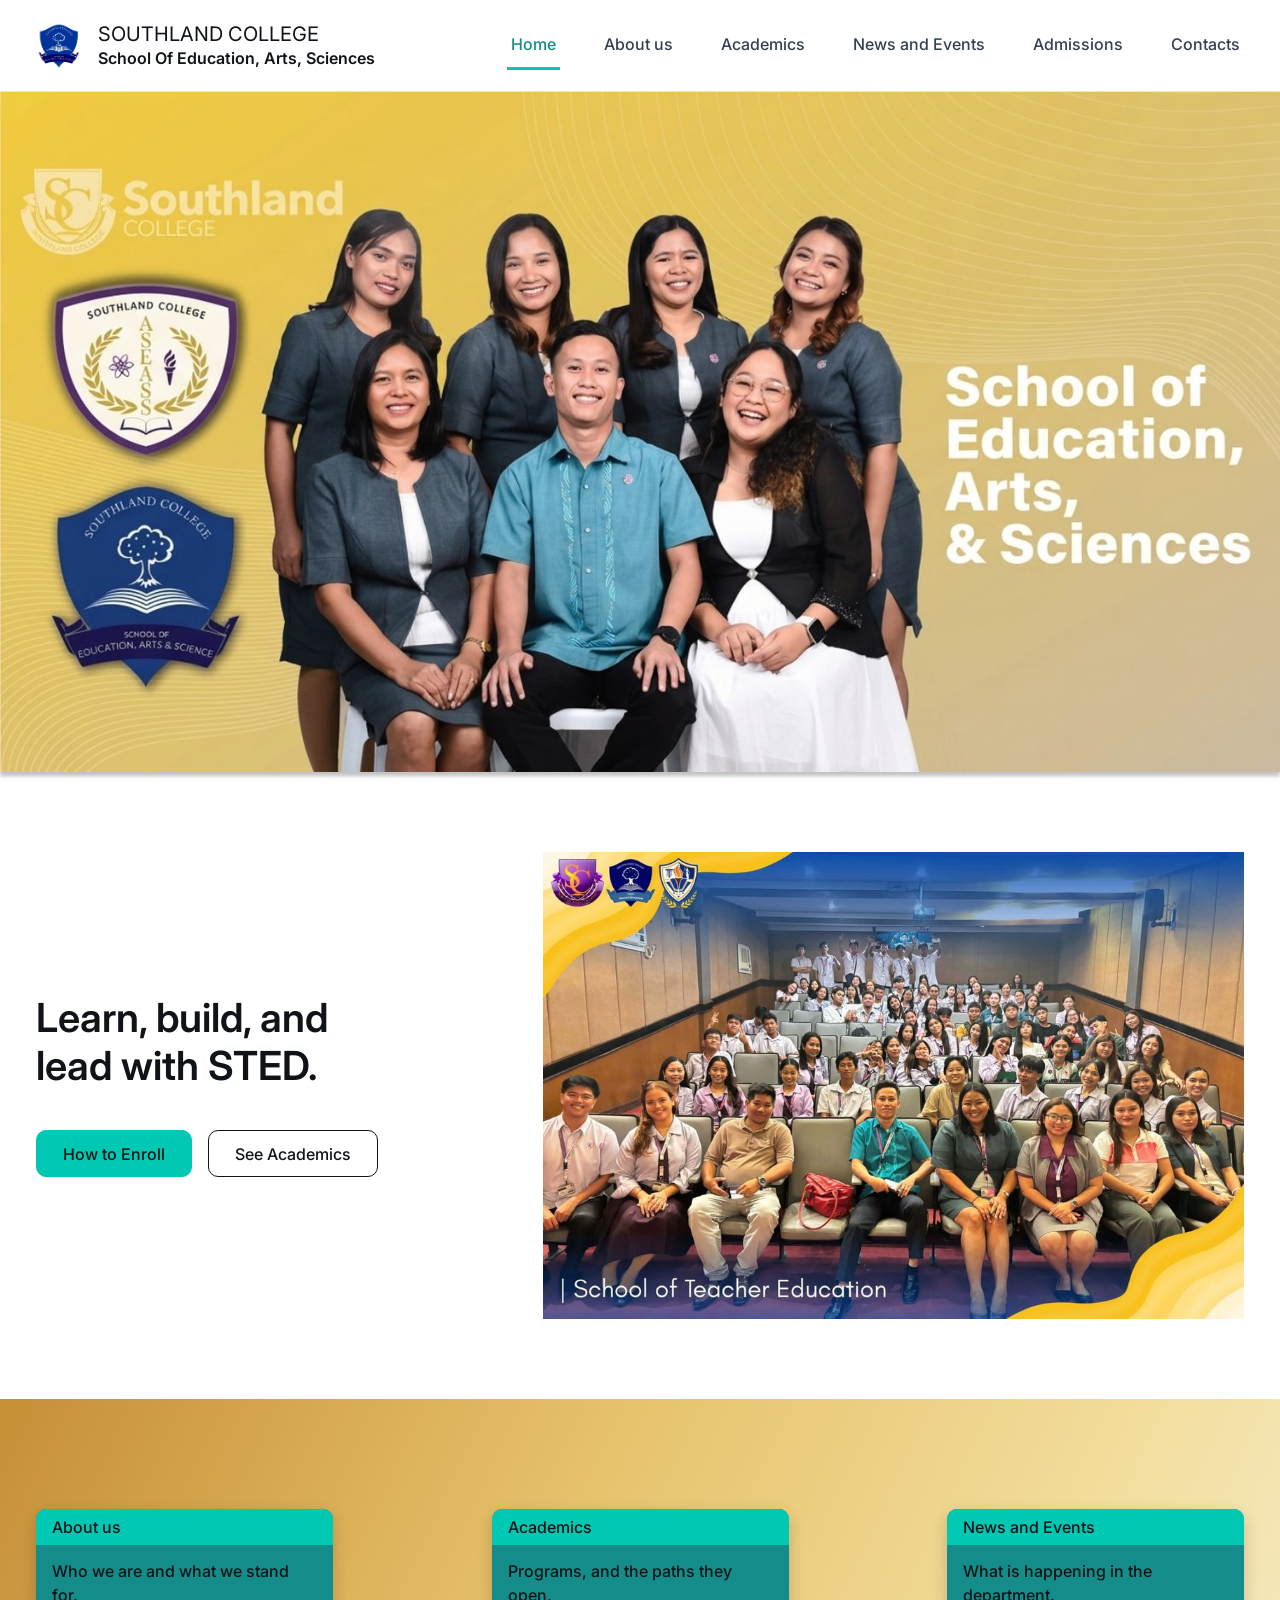
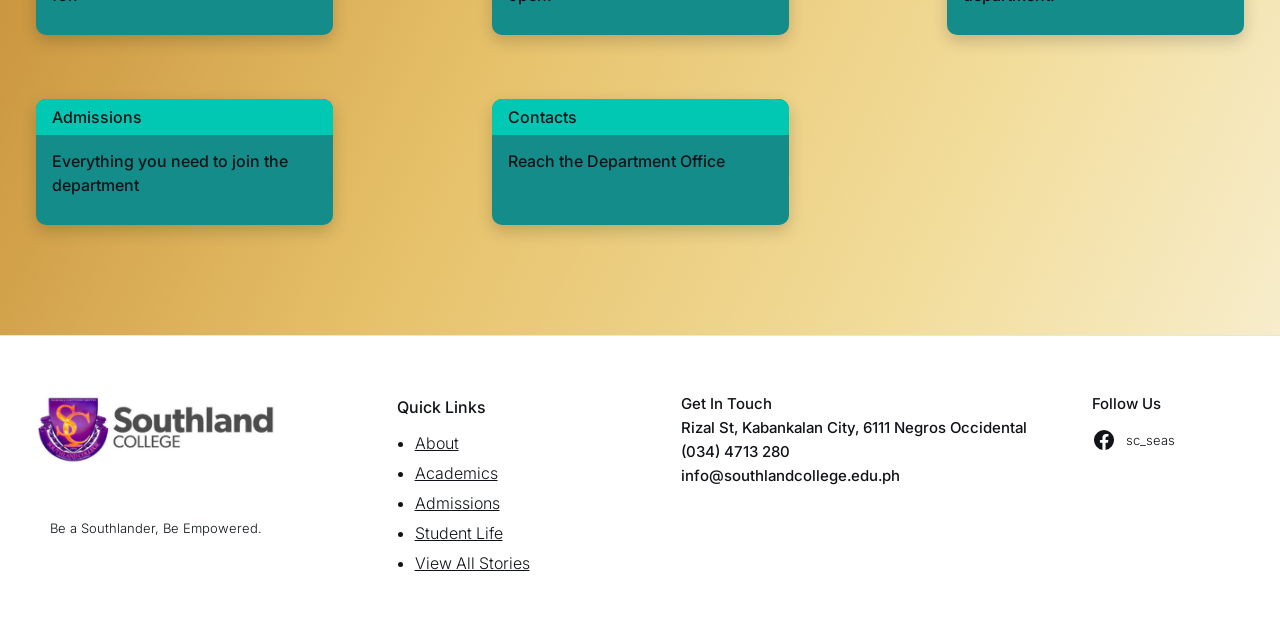
<file: index.html>
<!doctype html>
<html lang="en">
<head>
<meta charset="utf-8">
<meta name="viewport" content="width=device-width,initial-scale=1,viewport-fit=cover">
<title>Home | STED Southland College</title>
<link rel="stylesheet" href="https://fonts.googleapis.com/css2?family=Inter:wght@300;400;500;600;700;800&display=swap">
<link rel="stylesheet" href="styles.css">
</head>
<body>
<svg width="0" height="0" style="position:absolute" aria-hidden="true">
  <symbol id="i-fb" viewBox="0 0 24 24"><path fill="currentColor" d="M12 2a10 10 0 0 0-1.56 19.88v-7.02H7.9V12h2.54V9.8c0-2.5 1.5-3.89 3.78-3.89 1.1 0 2.24.2 2.24.2v2.46h-1.26c-1.24 0-1.63.77-1.63 1.56V12h2.78l-.44 2.86h-2.34v7.02A10 10 0 0 0 12 2z"/></symbol>
  <symbol id="i-ig" viewBox="0 0 24 24"><path fill="currentColor" d="M7 2h10a5 5 0 0 1 5 5v10a5 5 0 0 1-5 5H7a5 5 0 0 1-5-5V7a5 5 0 0 1 5-5zm5 5.5A4.5 4.5 0 1 0 12 16.5 4.5 4.5 0 0 0 12 7.5zm0 2A2.5 2.5 0 1 1 12 14.5 2.5 2.5 0 0 1 12 9.5zM17.3 5.6a1.1 1.1 0 1 0 0 2.2 1.1 1.1 0 0 0 0-2.2z" fill-rule="evenodd"/></symbol>
  <symbol id="i-mail" viewBox="0 0 24 24"><path fill="none" stroke="currentColor" stroke-width="1.8" d="M2.5 5.5h19v13h-19zM2.5 5.5l9.5 8 9.5-8M2.5 18.5l7-7M21.5 18.5l-7-7"/></symbol>
  <symbol id="i-phone" viewBox="0 0 24 24"><path fill="currentColor" d="M6.6 10.8a15 15 0 0 0 6.6 6.6l2.2-2.2a1 1 0 0 1 1-.25 11.4 11.4 0 0 0 3.6.57 1 1 0 0 1 1 1V20a1 1 0 0 1-1 1A17 17 0 0 1 3 4a1 1 0 0 1 1-1h3.5a1 1 0 0 1 1 1c0 1.25.2 2.45.57 3.57a1 1 0 0 1-.25 1z"/></symbol>
  <symbol id="i-pin" viewBox="0 0 24 24"><path fill="none" stroke="currentColor" stroke-width="1.8" d="M12 21s-7-6.2-7-11.2A7 7 0 0 1 19 9.8C19 14.8 12 21 12 21z"/><circle cx="12" cy="9.8" r="2.6" fill="none" stroke="currentColor" stroke-width="1.8"/></symbol>
  <symbol id="i-eye" viewBox="0 0 24 24"><circle cx="12" cy="12" r="10" fill="#4fd1c5"/><circle cx="12" cy="12" r="5.5" fill="#fff"/><circle cx="12" cy="12" r="2.6" fill="#1a8f86"/></symbol>
  <symbol id="i-target" viewBox="0 0 24 24"><circle cx="11" cy="13" r="9" fill="#e53935"/><circle cx="11" cy="13" r="6" fill="#fff"/><circle cx="11" cy="13" r="3.2" fill="#e53935"/><path d="M12 12l9-9" stroke="#1565c0" stroke-width="1.6"/></symbol>
</svg>

<header class="site-header">
  <div class="wrap">
    <a class="brand" href="index.html">
      <img alt="Southland College School of Education, Arts and Sciences seal" src="assets/logo-1.png">
      <span><b>SOUTHLAND COLLEGE</b><span>School Of Education, Arts, Sciences</span></span>
    </a>
    <button class="menu-btn" id="menuBtn" aria-expanded="false" aria-controls="mainNav">Menu</button>
    <nav class="main" id="mainNav" aria-label="Main">
      <a href="index.html" aria-current="page">Home</a>
      <a href="about.html">About us</a>
      <a href="academics.html">Academics</a>
      <a href="news-events.html">News and Events</a>
      <a href="admissions.html">Admissions</a>
      <a href="contact.html">Contacts</a>
    </nav>
  </div>
</header>

<main>
  <section class="page" id="page-home" aria-label="Home">
    <img class="hero-img" alt="School of Education, Arts, and Sciences faculty" src="assets/home-3.jpg">
    <div class="wrap">
      <div class="intro">
        <div>
          <h1>Learn, build, and lead with STED.</h1>
          <div class="btns">
            <a class="btn mint" href="enrollment.html">How to Enroll</a>
            <a class="btn line" href="academics.html">See Academics</a>
          </div>
        </div>
        <img alt="School of Teacher Education students and faculty seated in an auditorium" src="assets/home-4.jpg">
      </div>
    </div>
    <div class="tiles-band">
      <div class="wrap">
        <div class="tiles">
          <a class="tile" href="about.html"><div class="t-head">About us</div><div class="t-body">Who we are and what we stand for.</div></a>
          <a class="tile" href="academics.html"><div class="t-head">Academics</div><div class="t-body">Programs, and the paths they open.</div></a>
          <a class="tile" href="news-events.html"><div class="t-head">News and Events</div><div class="t-body">What is happening in the department.</div></a>
          <a class="tile" href="admissions.html"><div class="t-head">Admissions</div><div class="t-body">Everything you need to join the department</div></a>
          <a class="tile" href="contact.html"><div class="t-head">Contacts</div><div class="t-body">Reach the Department Office</div></a>
        </div>
      </div>
    </div>
  </section>
</main>

<footer>
  <div class="wrap">
    <div class="foot">
      <div class="logo">
        <img alt="Southland College" src="assets/logo-2.png">
        <small>Be a Southlander, Be Empowered.</small>
      </div>
      <div>
        <h4>Quick Links</h4>
        <ul>
          <li><a href="about.html">About</a></li>
          <li><a href="academics.html">Academics</a></li>
          <li><a href="admissions.html">Admissions</a></li>
          <li><a href="https://southlandcollege.edu.ph/student-life" target="_blank" rel="noopener">Student Life</a></li>
          <li><a href="news-events.html">View All Stories</a></li>
        </ul>
      </div>
      <div>
        <p>Get In Touch</p>
        <p>Rizal St, Kabankalan City, 6111 Negros Occidental</p>
        <p>(034) 4713 280</p>
        <p>info@southlandcollege.edu.ph</p>
      </div>
      <div>
        <p>Follow Us</p>
        <div class="fb"><svg aria-hidden="true"><use href="#i-fb"/></svg><span>sc_seas</span></div>
      </div>
    </div>
  </div>
</footer>

<script src="script.js"></script>
</body>
</html>
</file>
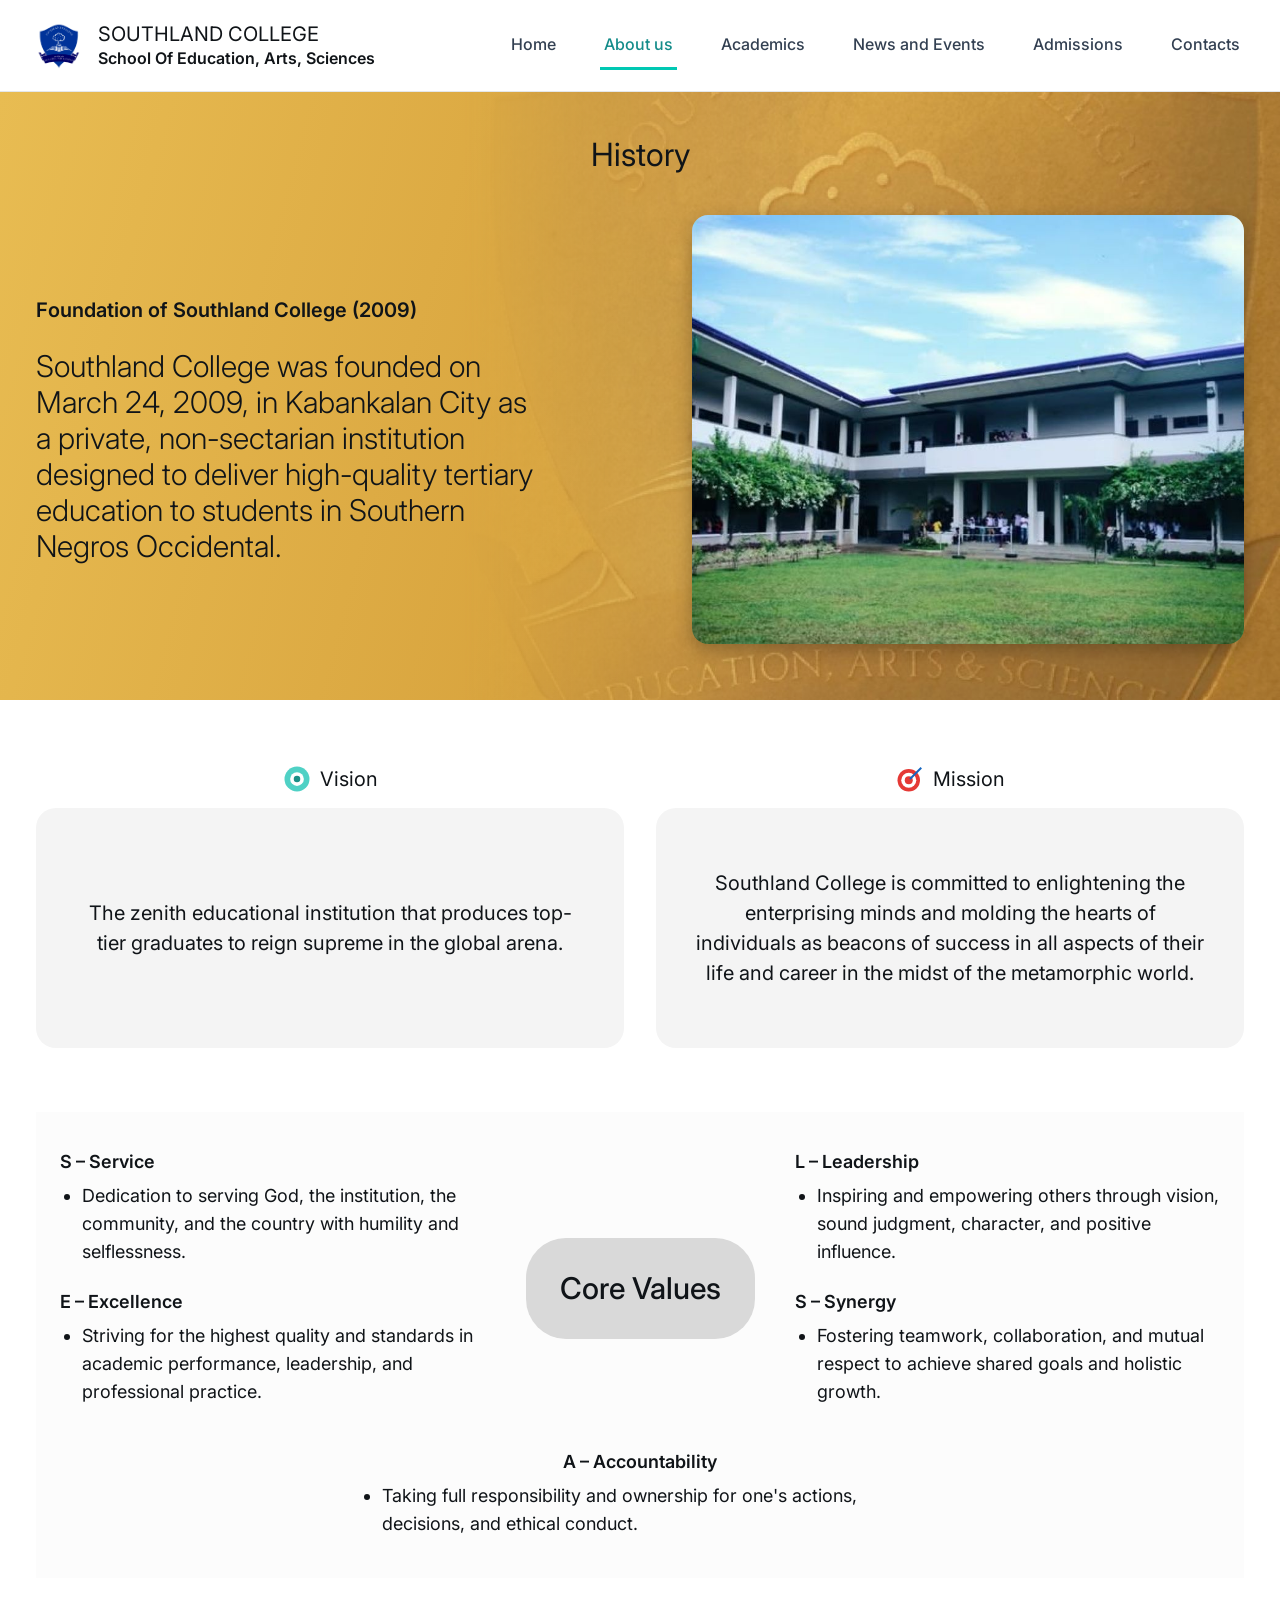
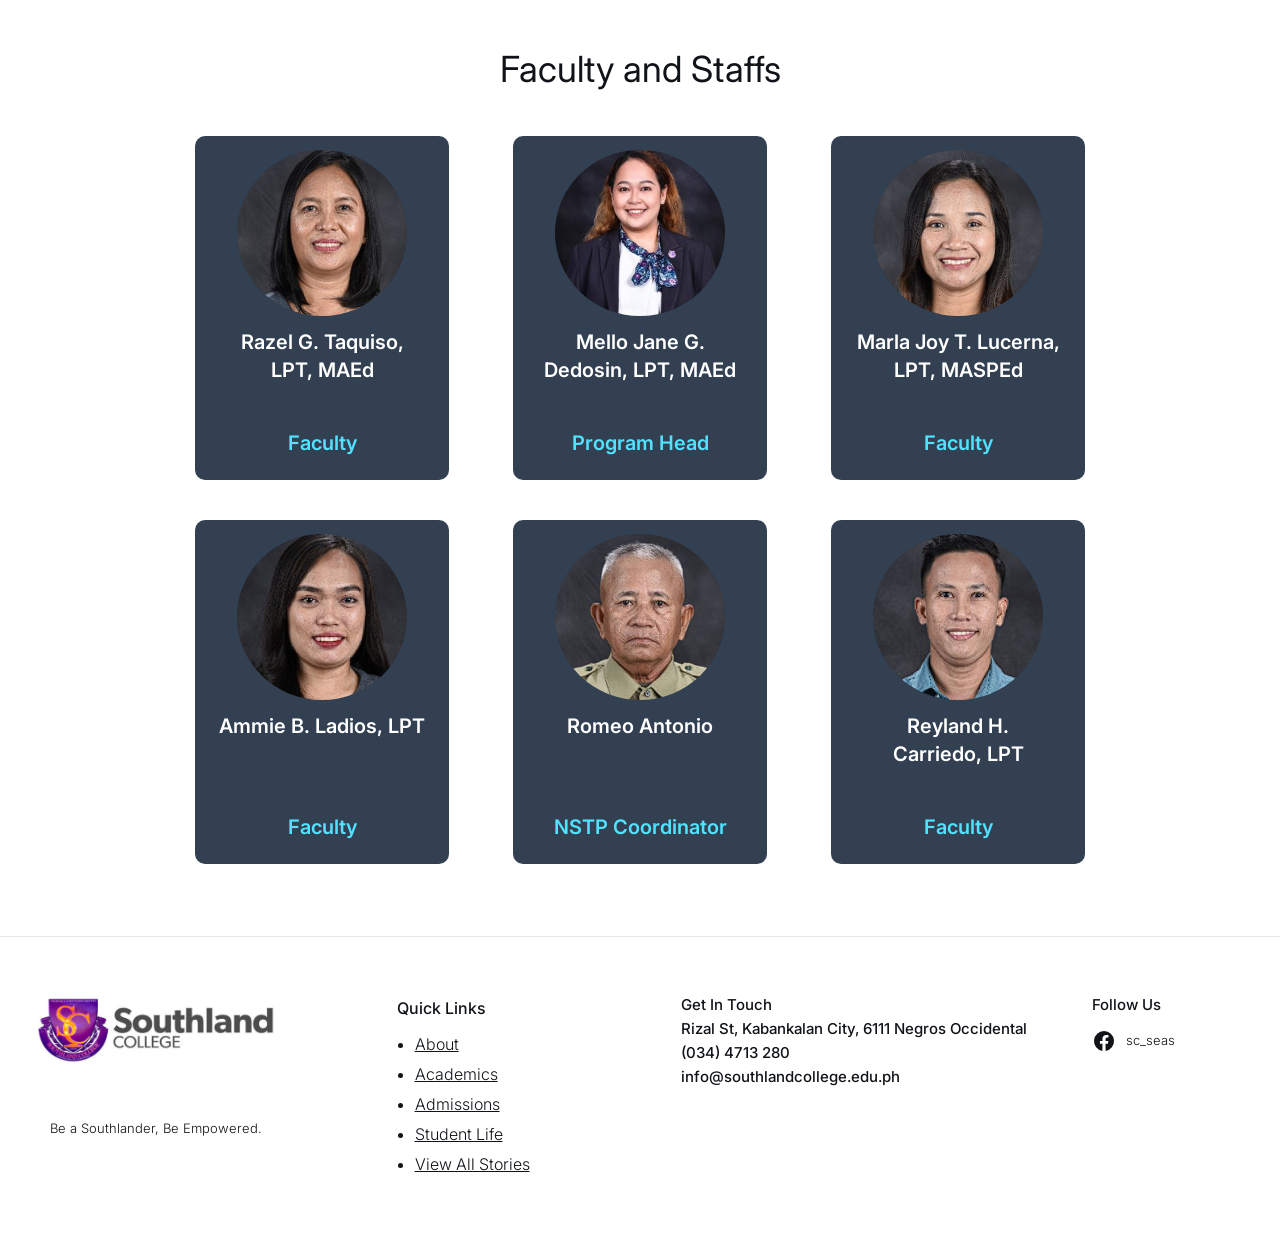
<file: about.html>
<!doctype html>
<html lang="en">
<head>
<meta charset="utf-8">
<meta name="viewport" content="width=device-width,initial-scale=1,viewport-fit=cover">
<title>About Us | STED Southland College</title>
<link rel="stylesheet" href="https://fonts.googleapis.com/css2?family=Inter:wght@300;400;500;600;700;800&display=swap">
<link rel="stylesheet" href="styles.css">
</head>
<body>
<svg width="0" height="0" style="position:absolute" aria-hidden="true">
  <symbol id="i-fb" viewBox="0 0 24 24"><path fill="currentColor" d="M12 2a10 10 0 0 0-1.56 19.88v-7.02H7.9V12h2.54V9.8c0-2.5 1.5-3.89 3.78-3.89 1.1 0 2.24.2 2.24.2v2.46h-1.26c-1.24 0-1.63.77-1.63 1.56V12h2.78l-.44 2.86h-2.34v7.02A10 10 0 0 0 12 2z"/></symbol>
  <symbol id="i-ig" viewBox="0 0 24 24"><path fill="currentColor" d="M7 2h10a5 5 0 0 1 5 5v10a5 5 0 0 1-5 5H7a5 5 0 0 1-5-5V7a5 5 0 0 1 5-5zm5 5.5A4.5 4.5 0 1 0 12 16.5 4.5 4.5 0 0 0 12 7.5zm0 2A2.5 2.5 0 1 1 12 14.5 2.5 2.5 0 0 1 12 9.5zM17.3 5.6a1.1 1.1 0 1 0 0 2.2 1.1 1.1 0 0 0 0-2.2z" fill-rule="evenodd"/></symbol>
  <symbol id="i-mail" viewBox="0 0 24 24"><path fill="none" stroke="currentColor" stroke-width="1.8" d="M2.5 5.5h19v13h-19zM2.5 5.5l9.5 8 9.5-8M2.5 18.5l7-7M21.5 18.5l-7-7"/></symbol>
  <symbol id="i-phone" viewBox="0 0 24 24"><path fill="currentColor" d="M6.6 10.8a15 15 0 0 0 6.6 6.6l2.2-2.2a1 1 0 0 1 1-.25 11.4 11.4 0 0 0 3.6.57 1 1 0 0 1 1 1V20a1 1 0 0 1-1 1A17 17 0 0 1 3 4a1 1 0 0 1 1-1h3.5a1 1 0 0 1 1 1c0 1.25.2 2.45.57 3.57a1 1 0 0 1-.25 1z"/></symbol>
  <symbol id="i-pin" viewBox="0 0 24 24"><path fill="none" stroke="currentColor" stroke-width="1.8" d="M12 21s-7-6.2-7-11.2A7 7 0 0 1 19 9.8C19 14.8 12 21 12 21z"/><circle cx="12" cy="9.8" r="2.6" fill="none" stroke="currentColor" stroke-width="1.8"/></symbol>
  <symbol id="i-eye" viewBox="0 0 24 24"><circle cx="12" cy="12" r="10" fill="#4fd1c5"/><circle cx="12" cy="12" r="5.5" fill="#fff"/><circle cx="12" cy="12" r="2.6" fill="#1a8f86"/></symbol>
  <symbol id="i-target" viewBox="0 0 24 24"><circle cx="11" cy="13" r="9" fill="#e53935"/><circle cx="11" cy="13" r="6" fill="#fff"/><circle cx="11" cy="13" r="3.2" fill="#e53935"/><path d="M12 12l9-9" stroke="#1565c0" stroke-width="1.6"/></symbol>
</svg>

<header class="site-header">
  <div class="wrap">
    <a class="brand" href="index.html">
      <img alt="Southland College School of Education, Arts and Sciences seal" src="assets/logo-1.png">
      <span><b>SOUTHLAND COLLEGE</b><span>School Of Education, Arts, Sciences</span></span>
    </a>
    <button class="menu-btn" id="menuBtn" aria-expanded="false" aria-controls="mainNav">Menu</button>
    <nav class="main" id="mainNav" aria-label="Main">
      <a href="index.html">Home</a>
      <a href="about.html" aria-current="page">About us</a>
      <a href="academics.html">Academics</a>
      <a href="news-events.html">News and Events</a>
      <a href="admissions.html">Admissions</a>
      <a href="contact.html">Contacts</a>
    </nav>
  </div>
</header>

<main>
  <section class="page" id="page-about" aria-label="About us">
    <div class="history gold"><div class="wrap">
      <h2>History</h2>
      <div class="cols">
        <div>
          <h3>Foundation of Southland College (2009)</h3>
          <p>Southland College was founded on March 24, 2009, in Kabankalan City as a private, non-sectarian institution designed to deliver high-quality tertiary education to students in Southern Negros Occidental.</p>
        </div>
        <img alt="Southland College campus building" src="assets/about-5.jpg">
      </div>
    </div></div>
    <div class="wrap">
      <div class="vm">
        <div>
          <h3><svg aria-hidden="true"><use href="#i-eye"/></svg>Vision</h3>
          <div class="card">The zenith educational institution that produces top-tier graduates to reign supreme in the global arena.</div>
        </div>
        <div>
          <h3><svg aria-hidden="true"><use href="#i-target"/></svg>Mission</h3>
          <div class="card">Southland College is committed to enlightening the enterprising minds and molding the hearts of individuals as beacons of success in all aspects of their life and career in the midst of the metamorphic world.</div>
        </div>
      </div>
    </div>
    <div class="wrap">
      <div class="cv">
        <div>
          <h4>S &#8211; Service</h4><ul><li>Dedication to serving God, the institution, the community, and the country with humility and selflessness.</li></ul>
          <h4>E &#8211; Excellence</h4><ul><li>Striving for the highest quality and standards in academic performance, leadership, and professional practice.</li></ul>
        </div>
        <div class="pill">Core Values</div>
        <div>
          <h4>L &#8211; Leadership</h4><ul><li>Inspiring and empowering others through vision, sound judgment, character, and positive influence.</li></ul>
          <h4>S &#8211; Synergy</h4><ul><li>Fostering teamwork, collaboration, and mutual respect to achieve shared goals and holistic growth.</li></ul>
        </div>
        <div class="bottom">
          <h4>A &#8211; Accountability</h4><ul><li>Taking full responsibility and ownership for one's actions, decisions, and ethical conduct.</li></ul>
        </div>
      </div>
      <div class="faculty">
        <h2>Faculty and Staffs</h2>
        <div class="f-grid">
          <div class="person"><div class="ph"><img alt="Razel G. Taquiso" src="assets/about-6.jpg"></div><h3>Razel G. Taquiso, LPT, MAEd</h3><span>Faculty</span></div>
          <div class="person"><div class="ph"><img alt="Mello Jane G. Dedosin" src="assets/about-7.jpg"></div><h3>Mello Jane G. Dedosin, LPT, MAEd</h3><span>Program Head</span></div>
          <div class="person"><div class="ph"><img alt="Marla Joy T. Lucerna" src="assets/about-8.jpg"></div><h3>Marla Joy T. Lucerna, LPT, MASPEd</h3><span>Faculty</span></div>
          <div class="person"><div class="ph"><img alt="Ammie B. Ladios" src="assets/about-9.jpg"></div><h3>Ammie B. Ladios, LPT</h3><span>Faculty</span></div>
          <div class="person"><div class="ph"><img alt="Romeo Antonio" src="assets/about-10.jpg"></div><h3>Romeo Antonio</h3><span>NSTP Coordinator</span></div>
          <div class="person"><div class="ph"><img alt="Reyland H. Carriedo" src="assets/about-11.jpg"></div><h3>Reyland H. Carriedo, LPT</h3><span>Faculty</span></div>
        </div>
      </div>
    </div>
  </section>
</main>

<footer>
  <div class="wrap">
    <div class="foot">
      <div class="logo">
        <img alt="Southland College" src="assets/logo-2.png">
        <small>Be a Southlander, Be Empowered.</small>
      </div>
      <div>
        <h4>Quick Links</h4>
        <ul>
          <li><a href="about.html">About</a></li>
          <li><a href="academics.html">Academics</a></li>
          <li><a href="admissions.html">Admissions</a></li>
          <li><a href="https://southlandcollege.edu.ph/student-life" target="_blank" rel="noopener">Student Life</a></li>
          <li><a href="news-events.html">View All Stories</a></li>
        </ul>
      </div>
      <div>
        <p>Get In Touch</p>
        <p>Rizal St, Kabankalan City, 6111 Negros Occidental</p>
        <p>(034) 4713 280</p>
        <p>info@southlandcollege.edu.ph</p>
      </div>
      <div>
        <p>Follow Us</p>
        <div class="fb"><svg aria-hidden="true"><use href="#i-fb"/></svg><span>sc_seas</span></div>
      </div>
    </div>
  </div>
</footer>

<script src="script.js"></script>
</body>
</html>
</file>
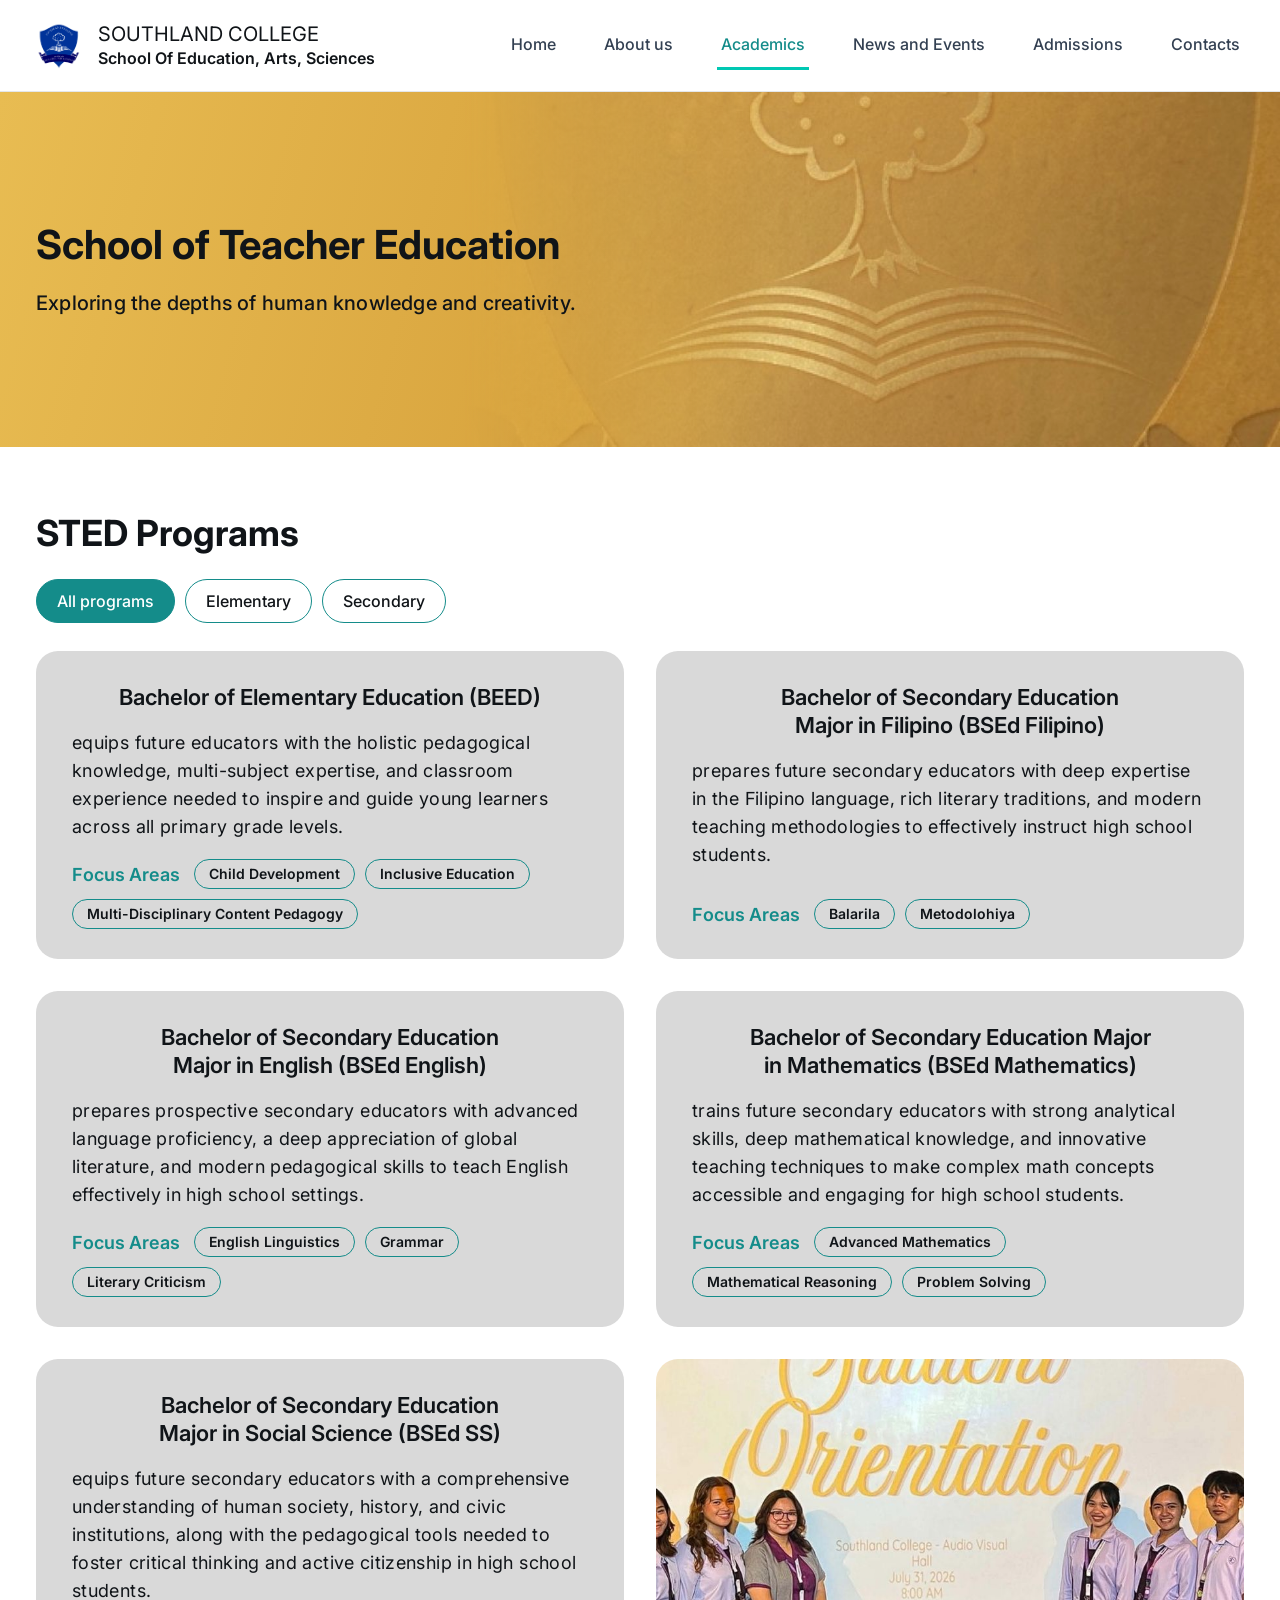
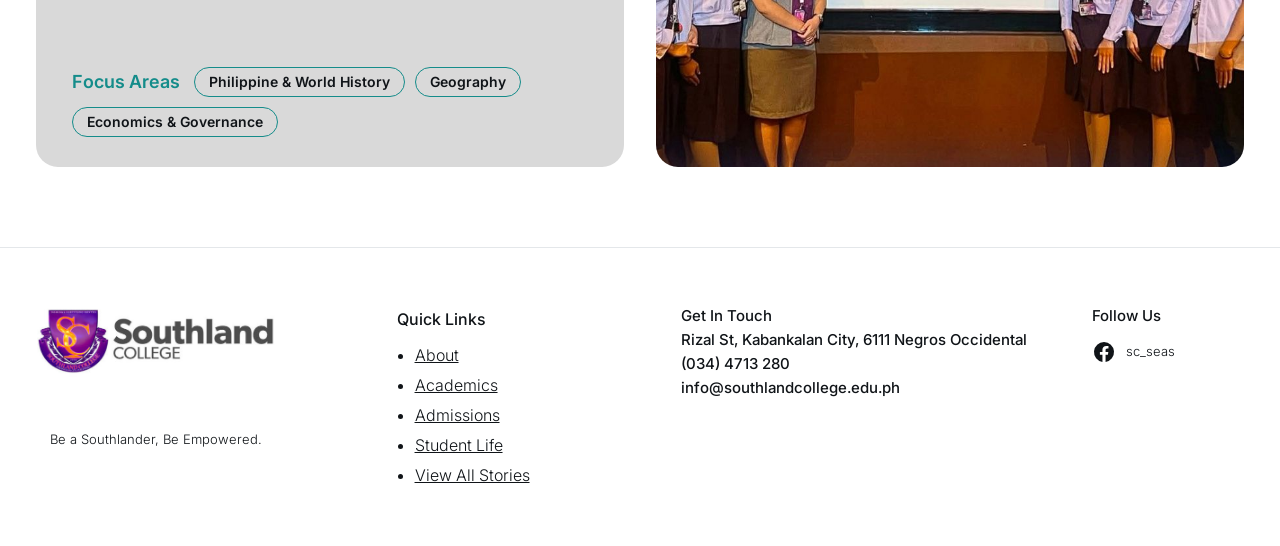
<file: academics.html>
<!doctype html>
<html lang="en">
<head>
<meta charset="utf-8">
<meta name="viewport" content="width=device-width,initial-scale=1,viewport-fit=cover">
<title>Academics | STED Southland College</title>
<link rel="stylesheet" href="https://fonts.googleapis.com/css2?family=Inter:wght@300;400;500;600;700;800&display=swap">
<link rel="stylesheet" href="styles.css">
</head>
<body>
<svg width="0" height="0" style="position:absolute" aria-hidden="true">
  <symbol id="i-fb" viewBox="0 0 24 24"><path fill="currentColor" d="M12 2a10 10 0 0 0-1.56 19.88v-7.02H7.9V12h2.54V9.8c0-2.5 1.5-3.89 3.78-3.89 1.1 0 2.24.2 2.24.2v2.46h-1.26c-1.24 0-1.63.77-1.63 1.56V12h2.78l-.44 2.86h-2.34v7.02A10 10 0 0 0 12 2z"/></symbol>
  <symbol id="i-ig" viewBox="0 0 24 24"><path fill="currentColor" d="M7 2h10a5 5 0 0 1 5 5v10a5 5 0 0 1-5 5H7a5 5 0 0 1-5-5V7a5 5 0 0 1 5-5zm5 5.5A4.5 4.5 0 1 0 12 16.5 4.5 4.5 0 0 0 12 7.5zm0 2A2.5 2.5 0 1 1 12 14.5 2.5 2.5 0 0 1 12 9.5zM17.3 5.6a1.1 1.1 0 1 0 0 2.2 1.1 1.1 0 0 0 0-2.2z" fill-rule="evenodd"/></symbol>
  <symbol id="i-mail" viewBox="0 0 24 24"><path fill="none" stroke="currentColor" stroke-width="1.8" d="M2.5 5.5h19v13h-19zM2.5 5.5l9.5 8 9.5-8M2.5 18.5l7-7M21.5 18.5l-7-7"/></symbol>
  <symbol id="i-phone" viewBox="0 0 24 24"><path fill="currentColor" d="M6.6 10.8a15 15 0 0 0 6.6 6.6l2.2-2.2a1 1 0 0 1 1-.25 11.4 11.4 0 0 0 3.6.57 1 1 0 0 1 1 1V20a1 1 0 0 1-1 1A17 17 0 0 1 3 4a1 1 0 0 1 1-1h3.5a1 1 0 0 1 1 1c0 1.25.2 2.45.57 3.57a1 1 0 0 1-.25 1z"/></symbol>
  <symbol id="i-pin" viewBox="0 0 24 24"><path fill="none" stroke="currentColor" stroke-width="1.8" d="M12 21s-7-6.2-7-11.2A7 7 0 0 1 19 9.8C19 14.8 12 21 12 21z"/><circle cx="12" cy="9.8" r="2.6" fill="none" stroke="currentColor" stroke-width="1.8"/></symbol>
  <symbol id="i-eye" viewBox="0 0 24 24"><circle cx="12" cy="12" r="10" fill="#4fd1c5"/><circle cx="12" cy="12" r="5.5" fill="#fff"/><circle cx="12" cy="12" r="2.6" fill="#1a8f86"/></symbol>
  <symbol id="i-target" viewBox="0 0 24 24"><circle cx="11" cy="13" r="9" fill="#e53935"/><circle cx="11" cy="13" r="6" fill="#fff"/><circle cx="11" cy="13" r="3.2" fill="#e53935"/><path d="M12 12l9-9" stroke="#1565c0" stroke-width="1.6"/></symbol>
</svg>

<header class="site-header">
  <div class="wrap">
    <a class="brand" href="index.html">
      <img alt="Southland College School of Education, Arts and Sciences seal" src="assets/logo-1.png">
      <span><b>SOUTHLAND COLLEGE</b><span>School Of Education, Arts, Sciences</span></span>
    </a>
    <button class="menu-btn" id="menuBtn" aria-expanded="false" aria-controls="mainNav">Menu</button>
    <nav class="main" id="mainNav" aria-label="Main">
      <a href="index.html">Home</a>
      <a href="about.html">About us</a>
      <a href="academics.html" aria-current="page">Academics</a>
      <a href="news-events.html">News and Events</a>
      <a href="admissions.html">Admissions</a>
      <a href="contact.html">Contacts</a>
    </nav>
  </div>
</header>

<main>
  <section class="page" id="page-academics" aria-label="Academics">
    <div class="gold"><div class="wrap"><div class="hero-text">
      <h1>School of Teacher Education</h1>
      <p>Exploring the depths of human knowledge and creativity.</p>
    </div></div></div>
    <div class="wrap programs">
      <h2 class="section-title">STED Programs</h2>
      <div class="filters" role="group" aria-label="Filter programs">
        <button type="button" data-filter="all" aria-pressed="true">All programs</button>
        <button type="button" data-filter="elementary" aria-pressed="false">Elementary</button>
        <button type="button" data-filter="secondary" aria-pressed="false">Secondary</button>
      </div>
      <div class="p-grid">
        <article class="prog" data-level="elementary">
          <h3>Bachelor of Elementary Education (BEED)</h3>
          <p>equips future educators with the holistic pedagogical knowledge, multi-subject expertise, and classroom experience needed to inspire and guide young learners across all primary grade levels.</p>
          <div class="focus"><b>Focus Areas</b><span class="chip">Child Development</span><span class="chip">Inclusive Education</span><span class="chip">Multi-Disciplinary Content Pedagogy</span></div>
        </article>
        <article class="prog" data-level="secondary">
          <h3>Bachelor of Secondary Education Major in Filipino (BSEd Filipino)</h3>
          <p>prepares future secondary educators with deep expertise in the Filipino language, rich literary traditions, and modern teaching methodologies to effectively instruct high school students.</p>
          <div class="focus"><b>Focus Areas</b><span class="chip">Balarila</span><span class="chip">Metodolohiya</span></div>
        </article>
        <article class="prog" data-level="secondary">
          <h3>Bachelor of Secondary Education Major in English (BSEd English)</h3>
          <p>prepares prospective secondary educators with advanced language proficiency, a deep appreciation of global literature, and modern pedagogical skills to teach English effectively in high school settings.</p>
          <div class="focus"><b>Focus Areas</b><span class="chip">English Linguistics</span><span class="chip">Grammar</span><span class="chip">Literary Criticism</span></div>
        </article>
        <article class="prog" data-level="secondary">
          <h3>Bachelor of Secondary Education Major in Mathematics (BSEd Mathematics)</h3>
          <p>trains future secondary educators with strong analytical skills, deep mathematical knowledge, and innovative teaching techniques to make complex math concepts accessible and engaging for high school students.</p>
          <div class="focus"><b>Focus Areas</b><span class="chip">Advanced Mathematics</span><span class="chip">Mathematical Reasoning</span><span class="chip">Problem Solving</span></div>
        </article>
        <article class="prog" data-level="secondary">
          <h3>Bachelor of Secondary Education Major in Social Science (BSEd SS)</h3>
          <p>equips future secondary educators with a comprehensive understanding of human society, history, and civic institutions, along with the pedagogical tools needed to foster critical thinking and active citizenship in high school students.</p>
          <div class="focus"><b>Focus Areas</b><span class="chip">Philippine &amp; World History</span><span class="chip">Geography</span><span class="chip">Economics &amp; Governance</span></div>
        </article>
        <div class="p-photo"><img alt="STED students at the student orientation, Southland College Audio Visual Hall" src="assets/academics-12.jpg"></div>
      </div>
    </div>
  </section>
</main>

<footer>
  <div class="wrap">
    <div class="foot">
      <div class="logo">
        <img alt="Southland College" src="assets/logo-2.png">
        <small>Be a Southlander, Be Empowered.</small>
      </div>
      <div>
        <h4>Quick Links</h4>
        <ul>
          <li><a href="about.html">About</a></li>
          <li><a href="academics.html">Academics</a></li>
          <li><a href="admissions.html">Admissions</a></li>
          <li><a href="https://southlandcollege.edu.ph/student-life" target="_blank" rel="noopener">Student Life</a></li>
          <li><a href="news-events.html">View All Stories</a></li>
        </ul>
      </div>
      <div>
        <p>Get In Touch</p>
        <p>Rizal St, Kabankalan City, 6111 Negros Occidental</p>
        <p>(034) 4713 280</p>
        <p>info@southlandcollege.edu.ph</p>
      </div>
      <div>
        <p>Follow Us</p>
        <div class="fb"><svg aria-hidden="true"><use href="#i-fb"/></svg><span>sc_seas</span></div>
      </div>
    </div>
  </div>
</footer>

<script src="script.js"></script>
</body>
</html>
</file>
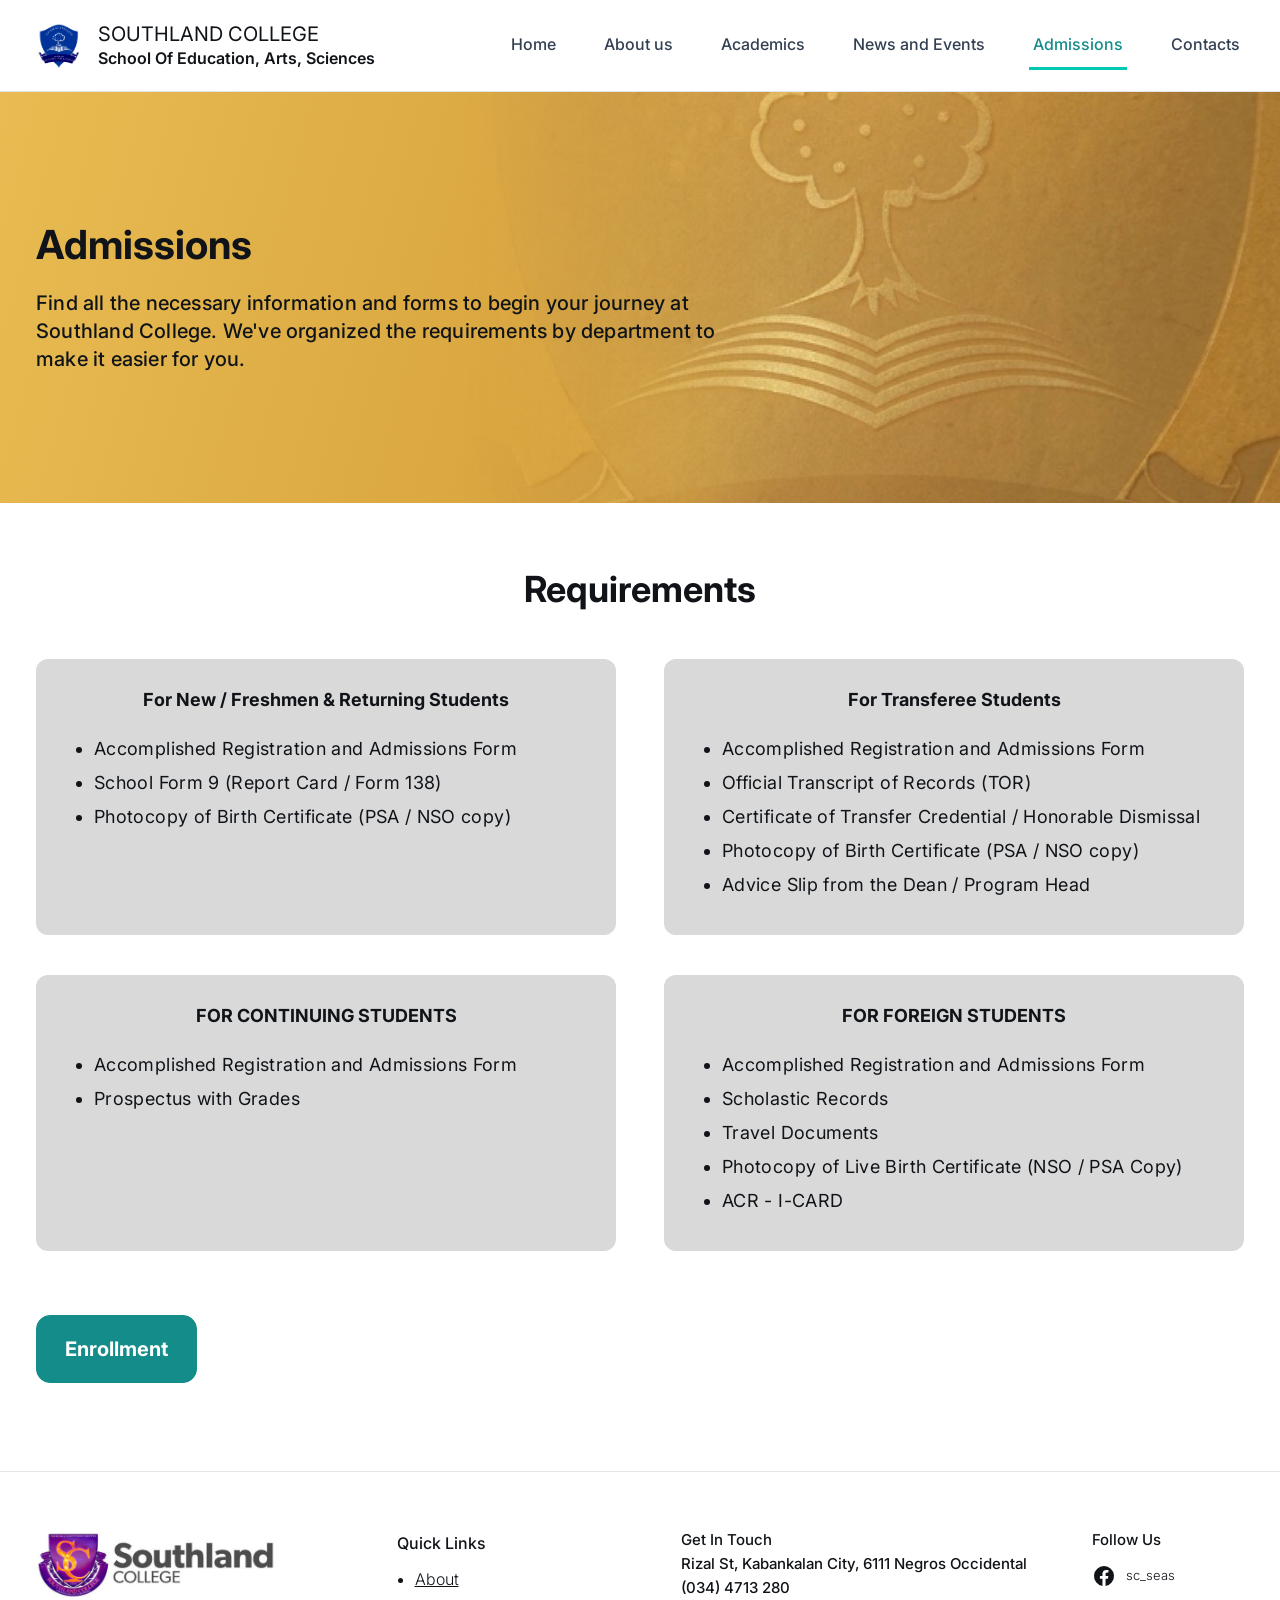
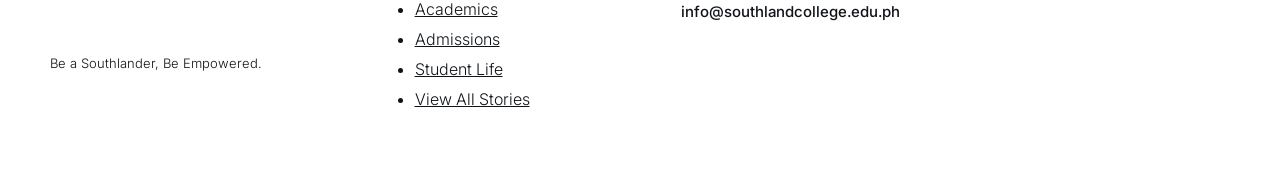
<file: admissions.html>
<!doctype html>
<html lang="en">
<head>
<meta charset="utf-8">
<meta name="viewport" content="width=device-width,initial-scale=1,viewport-fit=cover">
<title>Admissions | STED Southland College</title>
<link rel="stylesheet" href="https://fonts.googleapis.com/css2?family=Inter:wght@300;400;500;600;700;800&display=swap">
<link rel="stylesheet" href="styles.css">
</head>
<body>
<svg width="0" height="0" style="position:absolute" aria-hidden="true">
  <symbol id="i-fb" viewBox="0 0 24 24"><path fill="currentColor" d="M12 2a10 10 0 0 0-1.56 19.88v-7.02H7.9V12h2.54V9.8c0-2.5 1.5-3.89 3.78-3.89 1.1 0 2.24.2 2.24.2v2.46h-1.26c-1.24 0-1.63.77-1.63 1.56V12h2.78l-.44 2.86h-2.34v7.02A10 10 0 0 0 12 2z"/></symbol>
  <symbol id="i-ig" viewBox="0 0 24 24"><path fill="currentColor" d="M7 2h10a5 5 0 0 1 5 5v10a5 5 0 0 1-5 5H7a5 5 0 0 1-5-5V7a5 5 0 0 1 5-5zm5 5.5A4.5 4.5 0 1 0 12 16.5 4.5 4.5 0 0 0 12 7.5zm0 2A2.5 2.5 0 1 1 12 14.5 2.5 2.5 0 0 1 12 9.5zM17.3 5.6a1.1 1.1 0 1 0 0 2.2 1.1 1.1 0 0 0 0-2.2z" fill-rule="evenodd"/></symbol>
  <symbol id="i-mail" viewBox="0 0 24 24"><path fill="none" stroke="currentColor" stroke-width="1.8" d="M2.5 5.5h19v13h-19zM2.5 5.5l9.5 8 9.5-8M2.5 18.5l7-7M21.5 18.5l-7-7"/></symbol>
  <symbol id="i-phone" viewBox="0 0 24 24"><path fill="currentColor" d="M6.6 10.8a15 15 0 0 0 6.6 6.6l2.2-2.2a1 1 0 0 1 1-.25 11.4 11.4 0 0 0 3.6.57 1 1 0 0 1 1 1V20a1 1 0 0 1-1 1A17 17 0 0 1 3 4a1 1 0 0 1 1-1h3.5a1 1 0 0 1 1 1c0 1.25.2 2.45.57 3.57a1 1 0 0 1-.25 1z"/></symbol>
  <symbol id="i-pin" viewBox="0 0 24 24"><path fill="none" stroke="currentColor" stroke-width="1.8" d="M12 21s-7-6.2-7-11.2A7 7 0 0 1 19 9.8C19 14.8 12 21 12 21z"/><circle cx="12" cy="9.8" r="2.6" fill="none" stroke="currentColor" stroke-width="1.8"/></symbol>
  <symbol id="i-eye" viewBox="0 0 24 24"><circle cx="12" cy="12" r="10" fill="#4fd1c5"/><circle cx="12" cy="12" r="5.5" fill="#fff"/><circle cx="12" cy="12" r="2.6" fill="#1a8f86"/></symbol>
  <symbol id="i-target" viewBox="0 0 24 24"><circle cx="11" cy="13" r="9" fill="#e53935"/><circle cx="11" cy="13" r="6" fill="#fff"/><circle cx="11" cy="13" r="3.2" fill="#e53935"/><path d="M12 12l9-9" stroke="#1565c0" stroke-width="1.6"/></symbol>
</svg>

<header class="site-header">
  <div class="wrap">
    <a class="brand" href="index.html">
      <img alt="Southland College School of Education, Arts and Sciences seal" src="assets/logo-1.png">
      <span><b>SOUTHLAND COLLEGE</b><span>School Of Education, Arts, Sciences</span></span>
    </a>
    <button class="menu-btn" id="menuBtn" aria-expanded="false" aria-controls="mainNav">Menu</button>
    <nav class="main" id="mainNav" aria-label="Main">
      <a href="index.html">Home</a>
      <a href="about.html">About us</a>
      <a href="academics.html">Academics</a>
      <a href="news-events.html">News and Events</a>
      <a href="admissions.html" aria-current="page">Admissions</a>
      <a href="contact.html">Contacts</a>
    </nav>
  </div>
</header>

<main>
  <section class="page" id="page-admissions" aria-label="Admissions">
    <div class="gold"><div class="wrap"><div class="hero-text">
      <h1>Admissions</h1>
      <p>Find all the necessary information and forms to begin your journey at Southland College. We've organized the requirements by department to make it easier for you.</p>
    </div></div></div>
    <div class="wrap req">
      <h2>Requirements</h2>
      <div class="req-grid">
        <div class="box"><h3>For New / Freshmen &amp; Returning Students</h3>
          <ul><li>Accomplished Registration and Admissions Form</li><li>School Form 9 (Report Card / Form 138)</li><li>Photocopy of Birth Certificate (PSA / NSO copy)</li></ul></div>
        <div class="box"><h3>For Transferee Students</h3>
          <ul><li>Accomplished Registration and Admissions Form</li><li>Official Transcript of Records (TOR)</li><li>Certificate of Transfer Credential / Honorable Dismissal</li><li>Photocopy of Birth Certificate (PSA / NSO copy)</li><li>Advice Slip from the Dean / Program Head</li></ul></div>
        <div class="box"><h3>FOR CONTINUING STUDENTS</h3>
          <ul><li>Accomplished Registration and Admissions Form</li><li>Prospectus with Grades</li></ul></div>
        <div class="box"><h3>FOR FOREIGN STUDENTS</h3>
          <ul><li>Accomplished Registration and Admissions Form</li><li>Scholastic Records</li><li>Travel Documents</li><li>Photocopy of Live Birth Certificate (NSO / PSA Copy)</li><li>ACR - I-CARD</li></ul></div>
      </div>
    </div>
    <div class="wrap enroll-cta"><a class="btn teal" href="enrollment.html">Enrollment</a></div>
  </section>
</main>

<footer>
  <div class="wrap">
    <div class="foot">
      <div class="logo">
        <img alt="Southland College" src="assets/logo-2.png">
        <small>Be a Southlander, Be Empowered.</small>
      </div>
      <div>
        <h4>Quick Links</h4>
        <ul>
          <li><a href="about.html">About</a></li>
          <li><a href="academics.html">Academics</a></li>
          <li><a href="admissions.html">Admissions</a></li>
          <li><a href="https://southlandcollege.edu.ph/student-life" target="_blank" rel="noopener">Student Life</a></li>
          <li><a href="news-events.html">View All Stories</a></li>
        </ul>
      </div>
      <div>
        <p>Get In Touch</p>
        <p>Rizal St, Kabankalan City, 6111 Negros Occidental</p>
        <p>(034) 4713 280</p>
        <p>info@southlandcollege.edu.ph</p>
      </div>
      <div>
        <p>Follow Us</p>
        <div class="fb"><svg aria-hidden="true"><use href="#i-fb"/></svg><span>sc_seas</span></div>
      </div>
    </div>
  </div>
</footer>

<script src="script.js"></script>
</body>
</html>
</file>
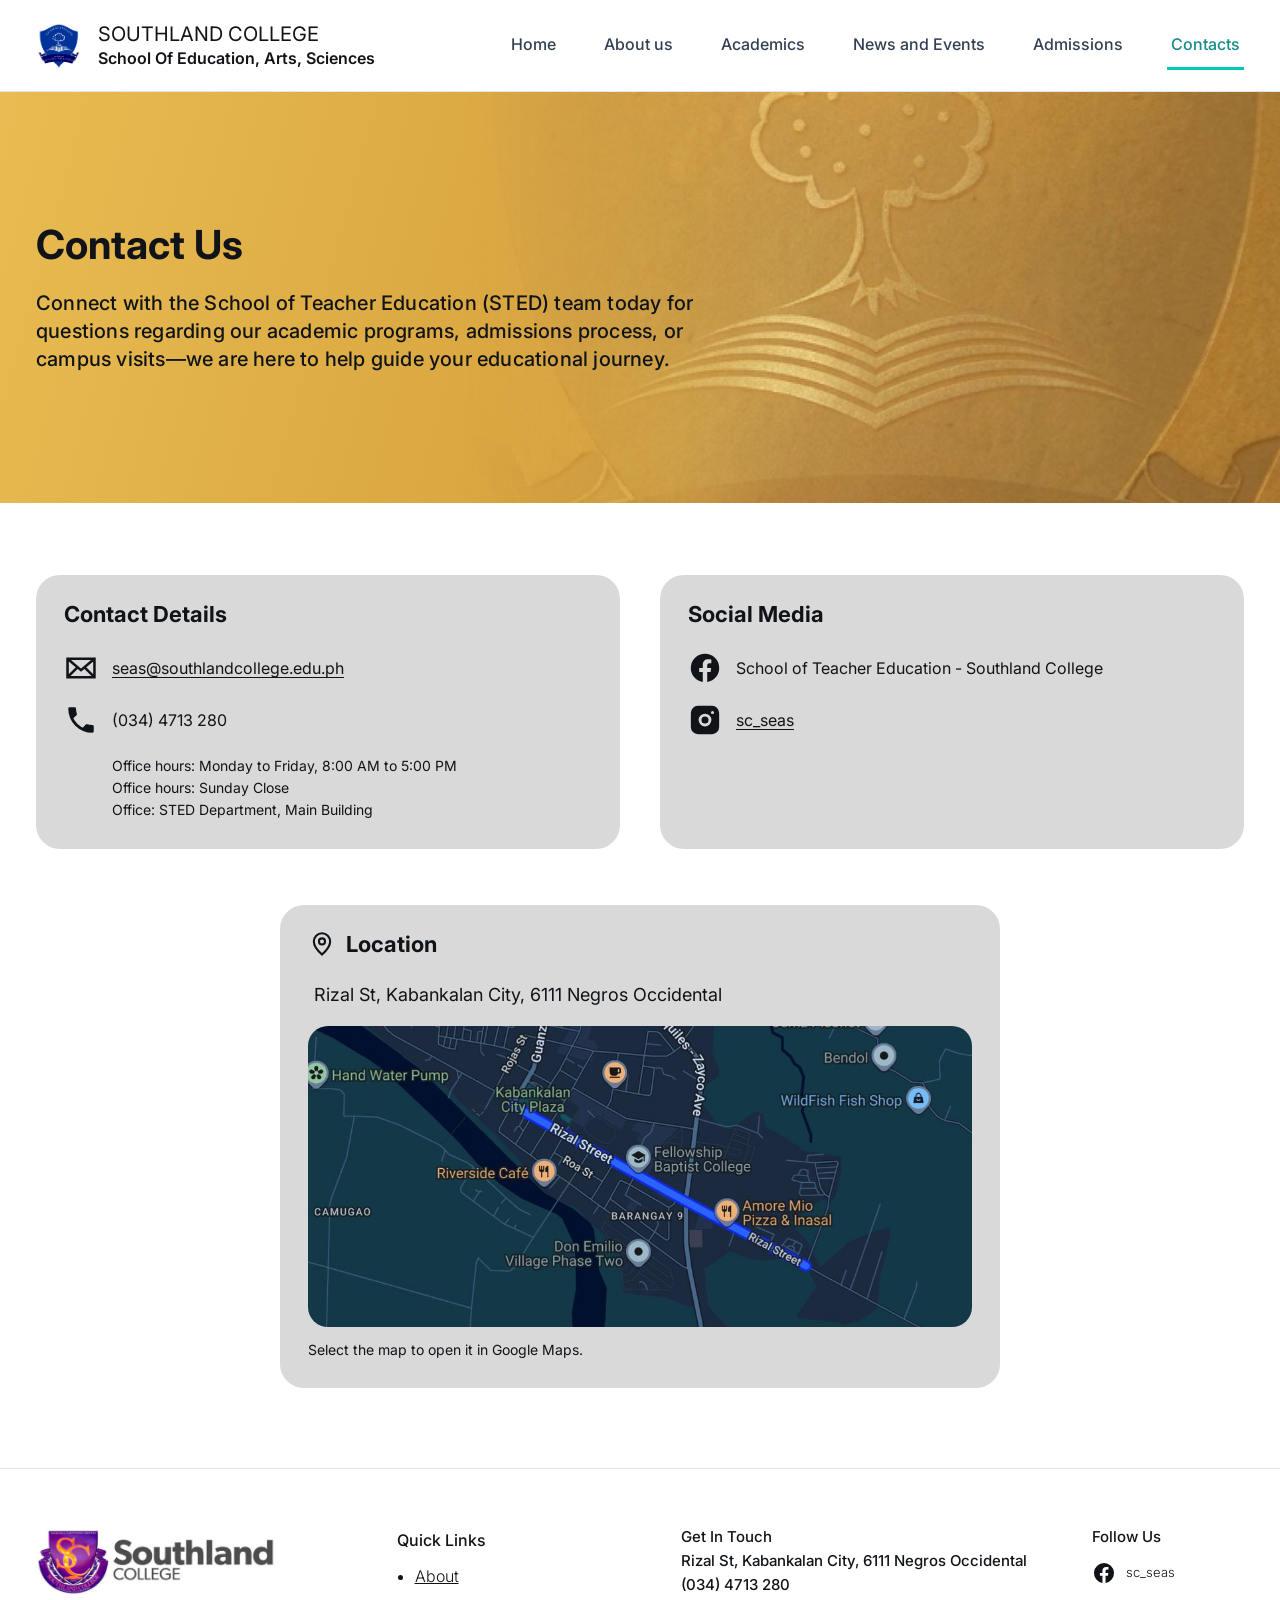
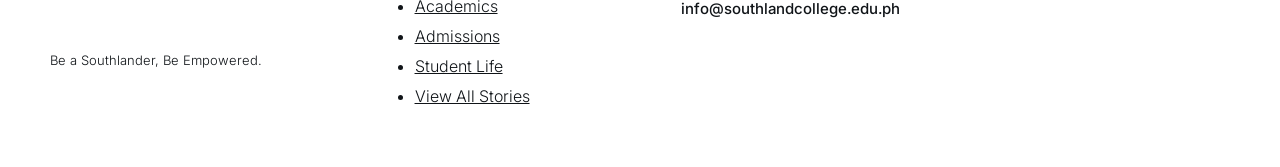
<file: contact.html>
<!doctype html>
<html lang="en">
<head>
<meta charset="utf-8">
<meta name="viewport" content="width=device-width,initial-scale=1,viewport-fit=cover">
<title>Contact Us | STED Southland College</title>
<link rel="stylesheet" href="https://fonts.googleapis.com/css2?family=Inter:wght@300;400;500;600;700;800&display=swap">
<link rel="stylesheet" href="styles.css">
</head>
<body>
<svg width="0" height="0" style="position:absolute" aria-hidden="true">
  <symbol id="i-fb" viewBox="0 0 24 24"><path fill="currentColor" d="M12 2a10 10 0 0 0-1.56 19.88v-7.02H7.9V12h2.54V9.8c0-2.5 1.5-3.89 3.78-3.89 1.1 0 2.24.2 2.24.2v2.46h-1.26c-1.24 0-1.63.77-1.63 1.56V12h2.78l-.44 2.86h-2.34v7.02A10 10 0 0 0 12 2z"/></symbol>
  <symbol id="i-ig" viewBox="0 0 24 24"><path fill="currentColor" d="M7 2h10a5 5 0 0 1 5 5v10a5 5 0 0 1-5 5H7a5 5 0 0 1-5-5V7a5 5 0 0 1 5-5zm5 5.5A4.5 4.5 0 1 0 12 16.5 4.5 4.5 0 0 0 12 7.5zm0 2A2.5 2.5 0 1 1 12 14.5 2.5 2.5 0 0 1 12 9.5zM17.3 5.6a1.1 1.1 0 1 0 0 2.2 1.1 1.1 0 0 0 0-2.2z" fill-rule="evenodd"/></symbol>
  <symbol id="i-mail" viewBox="0 0 24 24"><path fill="none" stroke="currentColor" stroke-width="1.8" d="M2.5 5.5h19v13h-19zM2.5 5.5l9.5 8 9.5-8M2.5 18.5l7-7M21.5 18.5l-7-7"/></symbol>
  <symbol id="i-phone" viewBox="0 0 24 24"><path fill="currentColor" d="M6.6 10.8a15 15 0 0 0 6.6 6.6l2.2-2.2a1 1 0 0 1 1-.25 11.4 11.4 0 0 0 3.6.57 1 1 0 0 1 1 1V20a1 1 0 0 1-1 1A17 17 0 0 1 3 4a1 1 0 0 1 1-1h3.5a1 1 0 0 1 1 1c0 1.25.2 2.45.57 3.57a1 1 0 0 1-.25 1z"/></symbol>
  <symbol id="i-pin" viewBox="0 0 24 24"><path fill="none" stroke="currentColor" stroke-width="1.8" d="M12 21s-7-6.2-7-11.2A7 7 0 0 1 19 9.8C19 14.8 12 21 12 21z"/><circle cx="12" cy="9.8" r="2.6" fill="none" stroke="currentColor" stroke-width="1.8"/></symbol>
  <symbol id="i-eye" viewBox="0 0 24 24"><circle cx="12" cy="12" r="10" fill="#4fd1c5"/><circle cx="12" cy="12" r="5.5" fill="#fff"/><circle cx="12" cy="12" r="2.6" fill="#1a8f86"/></symbol>
  <symbol id="i-target" viewBox="0 0 24 24"><circle cx="11" cy="13" r="9" fill="#e53935"/><circle cx="11" cy="13" r="6" fill="#fff"/><circle cx="11" cy="13" r="3.2" fill="#e53935"/><path d="M12 12l9-9" stroke="#1565c0" stroke-width="1.6"/></symbol>
</svg>

<header class="site-header">
  <div class="wrap">
    <a class="brand" href="index.html">
      <img alt="Southland College School of Education, Arts and Sciences seal" src="assets/logo-1.png">
      <span><b>SOUTHLAND COLLEGE</b><span>School Of Education, Arts, Sciences</span></span>
    </a>
    <button class="menu-btn" id="menuBtn" aria-expanded="false" aria-controls="mainNav">Menu</button>
    <nav class="main" id="mainNav" aria-label="Main">
      <a href="index.html">Home</a>
      <a href="about.html">About us</a>
      <a href="academics.html">Academics</a>
      <a href="news-events.html">News and Events</a>
      <a href="admissions.html">Admissions</a>
      <a href="contact.html" aria-current="page">Contacts</a>
    </nav>
  </div>
</header>

<main>
  <section class="page" id="page-contact" aria-label="Contact us">
    <div class="gold"><div class="wrap"><div class="hero-text">
      <h1>Contact Us</h1>
      <p>Connect with the School of Teacher Education (STED) team today for questions regarding our academic programs, admissions process, or campus visits&#8212;we are here to help guide your educational journey.</p>
    </div></div></div>
    <div class="wrap contact">
      <div class="c-grid">
        <div class="box">
          <h2>Contact Details</h2>
          <div class="row"><svg aria-hidden="true"><use href="#i-mail"/></svg><a href="mailto:seas@southlandcollege.edu.ph">seas@southlandcollege.edu.ph</a></div>
          <div class="row"><svg aria-hidden="true"><use href="#i-phone"/></svg><span>(034) 4713 280</span></div>
          <div class="hours">Office hours: Monday to Friday, 8:00 AM to 5:00 PM<br>Office hours: Sunday Close<br>Office: STED Department, Main Building</div>
        </div>
        <div class="box">
          <h2>Social Media</h2>
          <div class="row"><svg aria-hidden="true"><use href="#i-fb"/></svg><span>School of Teacher Education - Southland College</span></div>
          <div class="row"><svg aria-hidden="true"><use href="#i-ig"/></svg><a href="https://www.instagram.com/sc_seas/" target="_blank" rel="noopener">sc_seas</a></div>
        </div>
      </div>
      <div class="box loc">
        <h2><svg aria-hidden="true"><use href="#i-pin"/></svg>Location</h2>
        <address>Rizal St, Kabankalan City, 6111 Negros Occidental</address>
        <a class="map" href="https://www.google.com/maps/search/?api=1&amp;query=Southland+College+Rizal+St+Kabankalan+City" target="_blank" rel="noopener"><img alt="Map of Rizal Street, Kabankalan City" src="assets/contact-16.jpg"></a>
        <small>Select the map to open it in Google Maps.</small>
      </div>
    </div>
  </section>
</main>

<footer>
  <div class="wrap">
    <div class="foot">
      <div class="logo">
        <img alt="Southland College" src="assets/logo-2.png">
        <small>Be a Southlander, Be Empowered.</small>
      </div>
      <div>
        <h4>Quick Links</h4>
        <ul>
          <li><a href="about.html">About</a></li>
          <li><a href="academics.html">Academics</a></li>
          <li><a href="admissions.html">Admissions</a></li>
          <li><a href="https://southlandcollege.edu.ph/student-life" target="_blank" rel="noopener">Student Life</a></li>
          <li><a href="news-events.html">View All Stories</a></li>
        </ul>
      </div>
      <div>
        <p>Get In Touch</p>
        <p>Rizal St, Kabankalan City, 6111 Negros Occidental</p>
        <p>(034) 4713 280</p>
        <p>info@southlandcollege.edu.ph</p>
      </div>
      <div>
        <p>Follow Us</p>
        <div class="fb"><svg aria-hidden="true"><use href="#i-fb"/></svg><span>sc_seas</span></div>
      </div>
    </div>
  </div>
</footer>

<script src="script.js"></script>
</body>
</html>
</file>
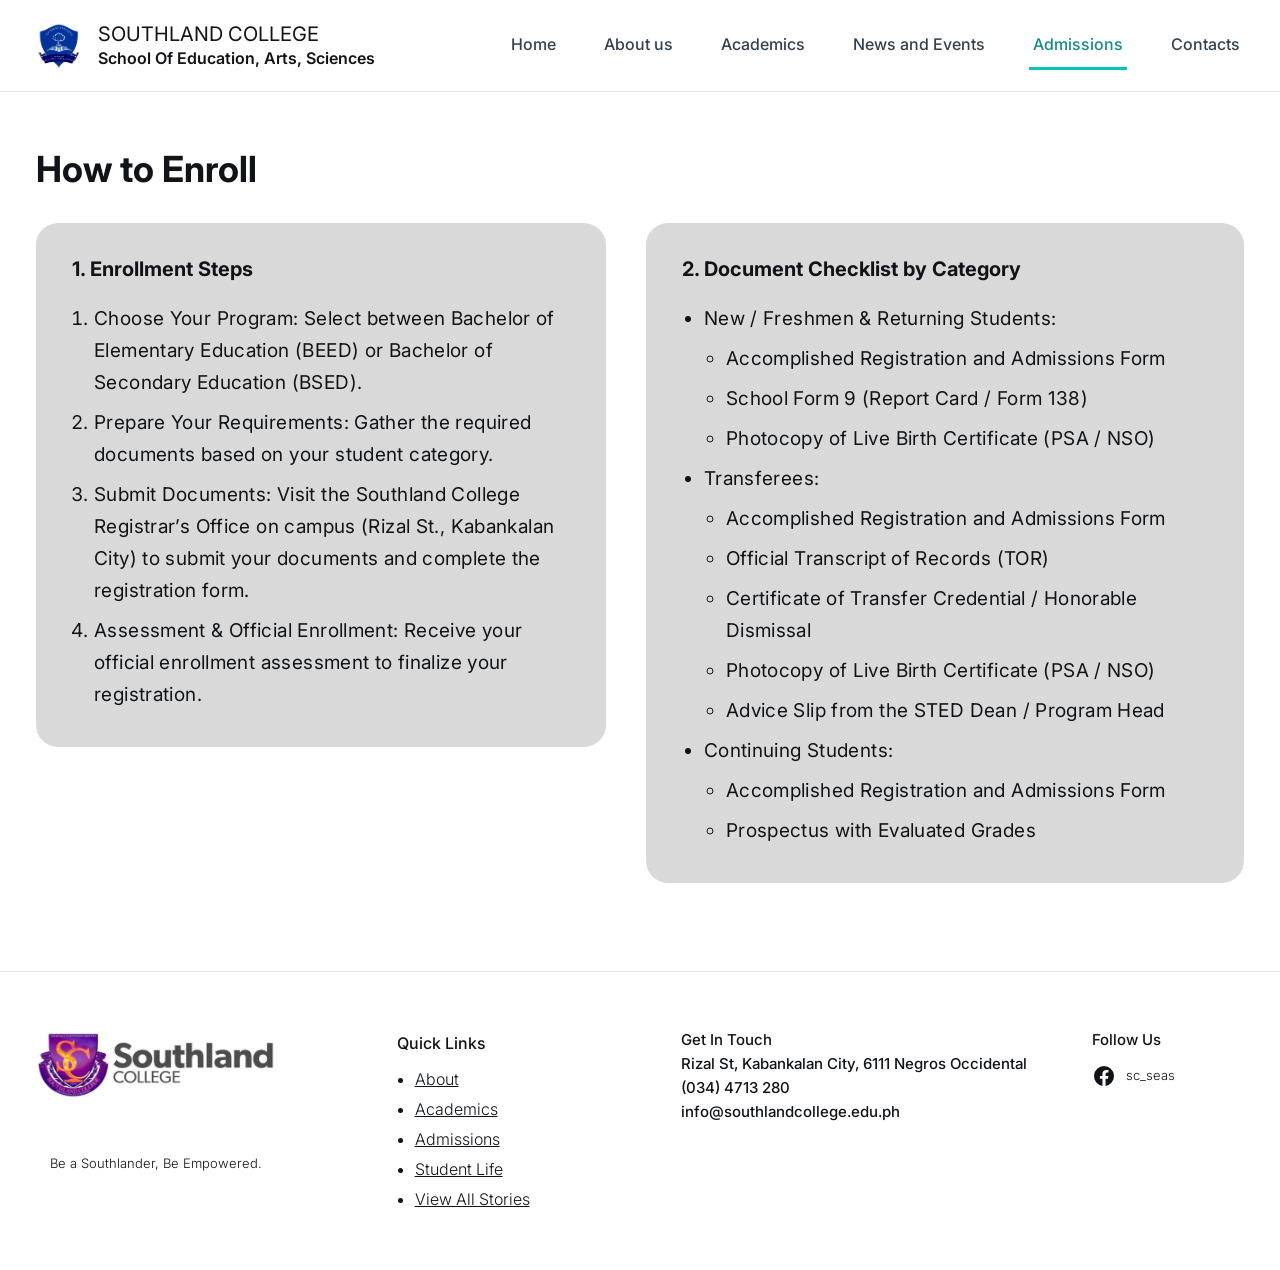
<file: enrollment.html>
<!doctype html>
<html lang="en">
<head>
<meta charset="utf-8">
<meta name="viewport" content="width=device-width,initial-scale=1,viewport-fit=cover">
<title>How to Enroll | STED Southland College</title>
<link rel="stylesheet" href="https://fonts.googleapis.com/css2?family=Inter:wght@300;400;500;600;700;800&display=swap">
<link rel="stylesheet" href="styles.css">
</head>
<body>
<svg width="0" height="0" style="position:absolute" aria-hidden="true">
  <symbol id="i-fb" viewBox="0 0 24 24"><path fill="currentColor" d="M12 2a10 10 0 0 0-1.56 19.88v-7.02H7.9V12h2.54V9.8c0-2.5 1.5-3.89 3.78-3.89 1.1 0 2.24.2 2.24.2v2.46h-1.26c-1.24 0-1.63.77-1.63 1.56V12h2.78l-.44 2.86h-2.34v7.02A10 10 0 0 0 12 2z"/></symbol>
  <symbol id="i-ig" viewBox="0 0 24 24"><path fill="currentColor" d="M7 2h10a5 5 0 0 1 5 5v10a5 5 0 0 1-5 5H7a5 5 0 0 1-5-5V7a5 5 0 0 1 5-5zm5 5.5A4.5 4.5 0 1 0 12 16.5 4.5 4.5 0 0 0 12 7.5zm0 2A2.5 2.5 0 1 1 12 14.5 2.5 2.5 0 0 1 12 9.5zM17.3 5.6a1.1 1.1 0 1 0 0 2.2 1.1 1.1 0 0 0 0-2.2z" fill-rule="evenodd"/></symbol>
  <symbol id="i-mail" viewBox="0 0 24 24"><path fill="none" stroke="currentColor" stroke-width="1.8" d="M2.5 5.5h19v13h-19zM2.5 5.5l9.5 8 9.5-8M2.5 18.5l7-7M21.5 18.5l-7-7"/></symbol>
  <symbol id="i-phone" viewBox="0 0 24 24"><path fill="currentColor" d="M6.6 10.8a15 15 0 0 0 6.6 6.6l2.2-2.2a1 1 0 0 1 1-.25 11.4 11.4 0 0 0 3.6.57 1 1 0 0 1 1 1V20a1 1 0 0 1-1 1A17 17 0 0 1 3 4a1 1 0 0 1 1-1h3.5a1 1 0 0 1 1 1c0 1.25.2 2.45.57 3.57a1 1 0 0 1-.25 1z"/></symbol>
  <symbol id="i-pin" viewBox="0 0 24 24"><path fill="none" stroke="currentColor" stroke-width="1.8" d="M12 21s-7-6.2-7-11.2A7 7 0 0 1 19 9.8C19 14.8 12 21 12 21z"/><circle cx="12" cy="9.8" r="2.6" fill="none" stroke="currentColor" stroke-width="1.8"/></symbol>
  <symbol id="i-eye" viewBox="0 0 24 24"><circle cx="12" cy="12" r="10" fill="#4fd1c5"/><circle cx="12" cy="12" r="5.5" fill="#fff"/><circle cx="12" cy="12" r="2.6" fill="#1a8f86"/></symbol>
  <symbol id="i-target" viewBox="0 0 24 24"><circle cx="11" cy="13" r="9" fill="#e53935"/><circle cx="11" cy="13" r="6" fill="#fff"/><circle cx="11" cy="13" r="3.2" fill="#e53935"/><path d="M12 12l9-9" stroke="#1565c0" stroke-width="1.6"/></symbol>
</svg>

<header class="site-header">
  <div class="wrap">
    <a class="brand" href="index.html">
      <img alt="Southland College School of Education, Arts and Sciences seal" src="assets/logo-1.png">
      <span><b>SOUTHLAND COLLEGE</b><span>School Of Education, Arts, Sciences</span></span>
    </a>
    <button class="menu-btn" id="menuBtn" aria-expanded="false" aria-controls="mainNav">Menu</button>
    <nav class="main" id="mainNav" aria-label="Main">
      <a href="index.html">Home</a>
      <a href="about.html">About us</a>
      <a href="academics.html">Academics</a>
      <a href="news-events.html">News and Events</a>
      <a href="admissions.html" aria-current="page">Admissions</a>
      <a href="contact.html">Contacts</a>
    </nav>
  </div>
</header>

<main>
  <section class="page" id="page-enrollment" aria-label="Enrollment">
    <div class="wrap enr">
      <h1>How to Enroll</h1>
      <div class="enr-grid">
        <div class="box">
          <h2>1. Enrollment Steps</h2>
          <ol>
            <li>Choose Your Program: Select between Bachelor of Elementary Education (BEED) or Bachelor of Secondary Education (BSED).</li>
            <li>Prepare Your Requirements: Gather the required documents based on your student category.</li>
            <li>Submit Documents: Visit the Southland College Registrar&#8217;s Office on campus (Rizal St., Kabankalan City) to submit your documents and complete the registration form.</li>
            <li>Assessment &amp; Official Enrollment: Receive your official enrollment assessment to finalize your registration.</li>
          </ol>
        </div>
        <div class="box">
          <h2>2. Document Checklist by Category</h2>
          <ul>
            <li>New / Freshmen &amp; Returning Students:
              <ul><li>Accomplished Registration and Admissions Form</li><li>School Form 9 (Report Card / Form 138)</li><li>Photocopy of Live Birth Certificate (PSA / NSO)</li></ul></li>
            <li>Transferees:
              <ul><li>Accomplished Registration and Admissions Form</li><li>Official Transcript of Records (TOR)</li><li>Certificate of Transfer Credential / Honorable Dismissal</li><li>Photocopy of Live Birth Certificate (PSA / NSO)</li><li>Advice Slip from the STED Dean / Program Head</li></ul></li>
            <li>Continuing Students:
              <ul><li>Accomplished Registration and Admissions Form</li><li>Prospectus with Evaluated Grades</li></ul></li>
          </ul>
        </div>
      </div>
    </div>
  </section>
</main>

<footer>
  <div class="wrap">
    <div class="foot">
      <div class="logo">
        <img alt="Southland College" src="assets/logo-2.png">
        <small>Be a Southlander, Be Empowered.</small>
      </div>
      <div>
        <h4>Quick Links</h4>
        <ul>
          <li><a href="about.html">About</a></li>
          <li><a href="academics.html">Academics</a></li>
          <li><a href="admissions.html">Admissions</a></li>
          <li><a href="https://southlandcollege.edu.ph/student-life" target="_blank" rel="noopener">Student Life</a></li>
          <li><a href="news-events.html">View All Stories</a></li>
        </ul>
      </div>
      <div>
        <p>Get In Touch</p>
        <p>Rizal St, Kabankalan City, 6111 Negros Occidental</p>
        <p>(034) 4713 280</p>
        <p>info@southlandcollege.edu.ph</p>
      </div>
      <div>
        <p>Follow Us</p>
        <div class="fb"><svg aria-hidden="true"><use href="#i-fb"/></svg><span>sc_seas</span></div>
      </div>
    </div>
  </div>
</footer>

<script src="script.js"></script>
</body>
</html>
</file>
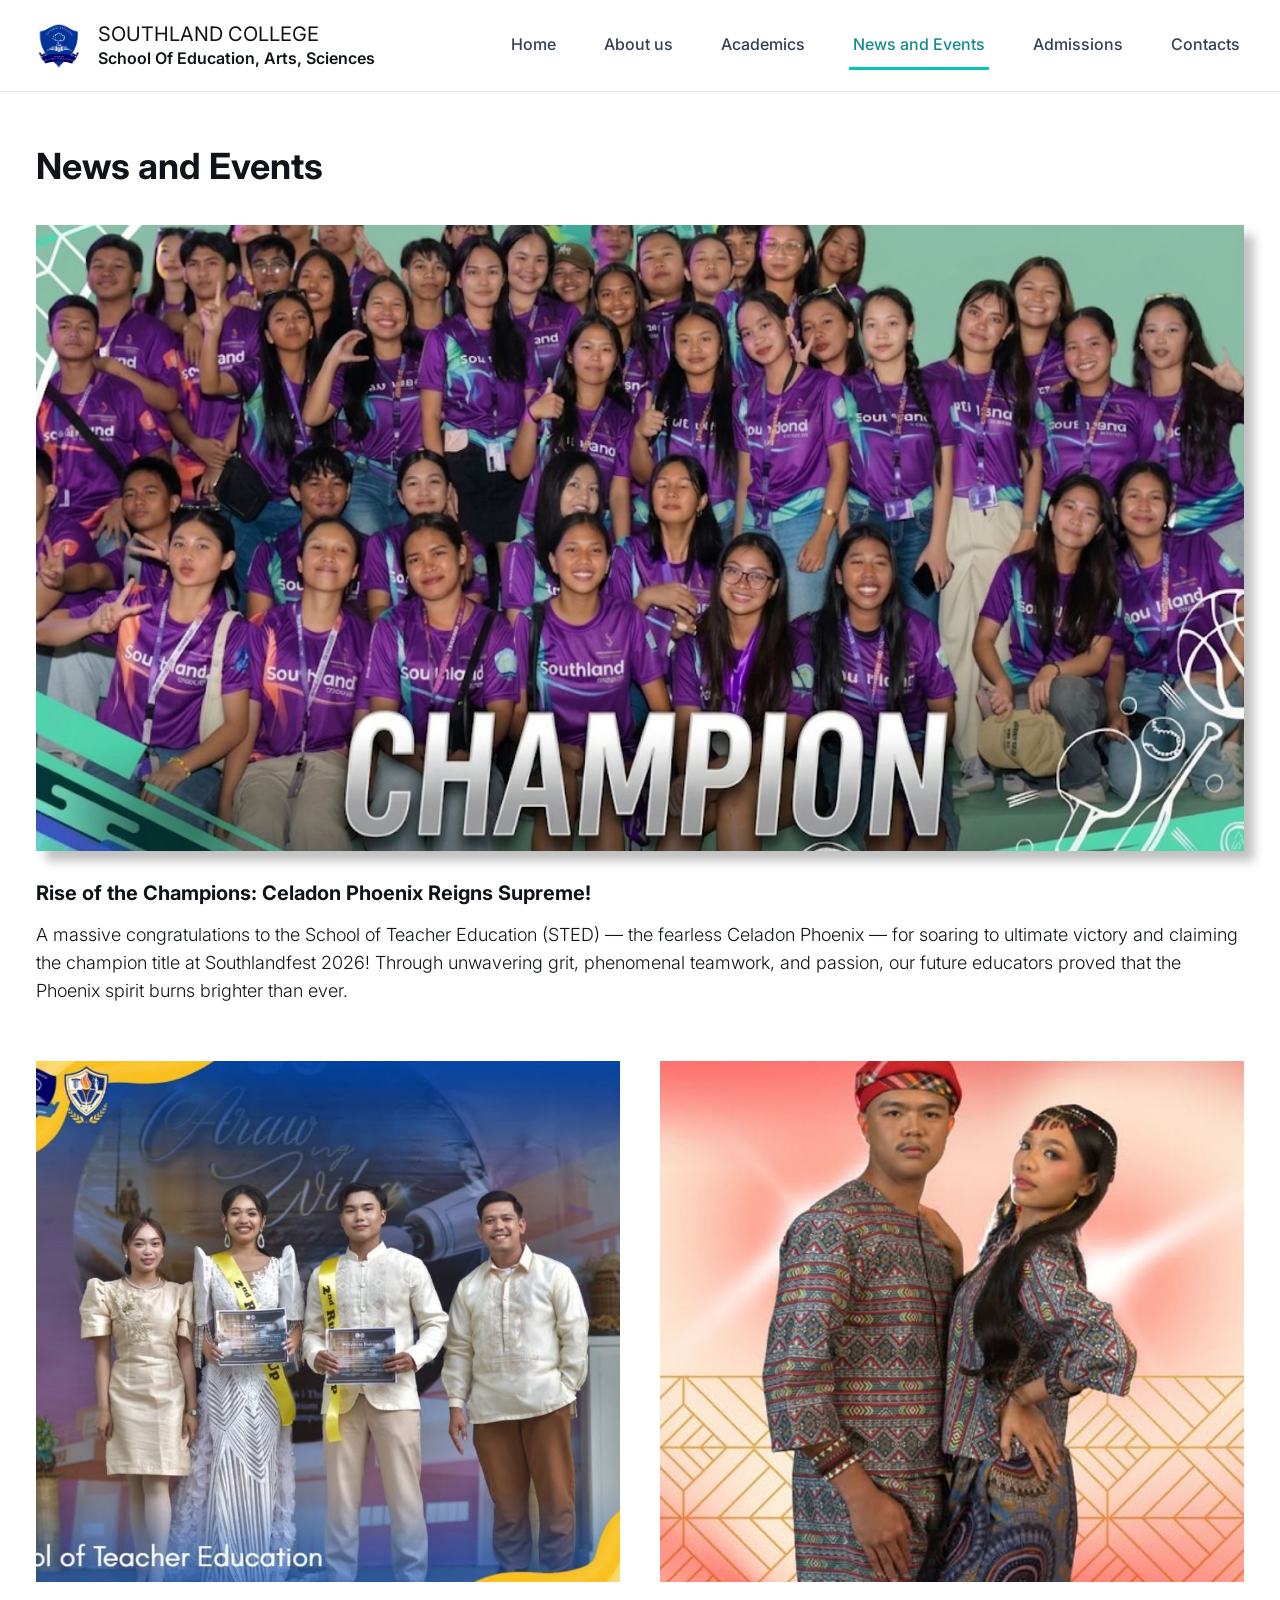
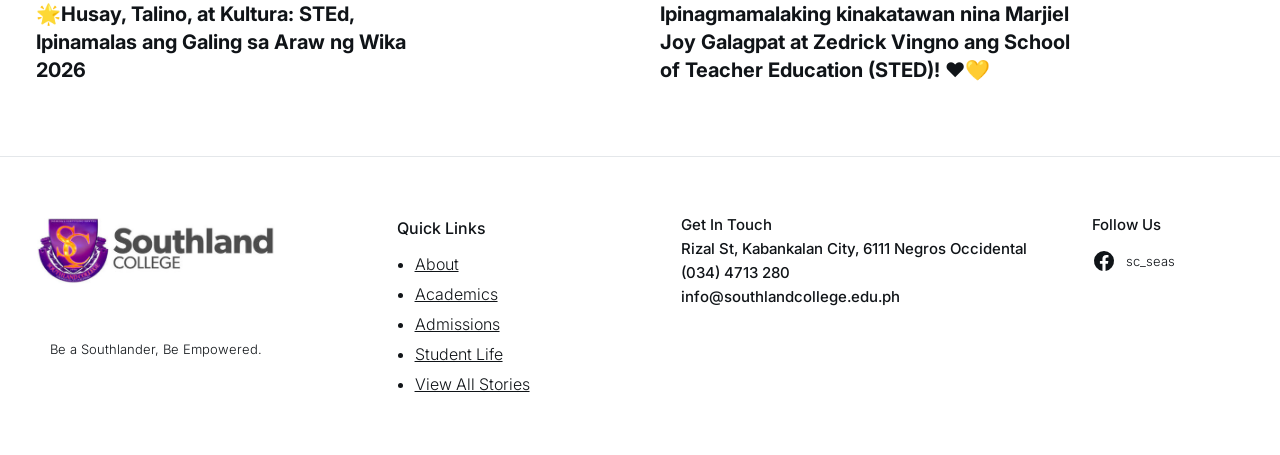
<file: news-events.html>
<!doctype html>
<html lang="en">
<head>
<meta charset="utf-8">
<meta name="viewport" content="width=device-width,initial-scale=1,viewport-fit=cover">
<title>News and Events | STED Southland College</title>
<link rel="stylesheet" href="https://fonts.googleapis.com/css2?family=Inter:wght@300;400;500;600;700;800&display=swap">
<link rel="stylesheet" href="styles.css">
</head>
<body>
<svg width="0" height="0" style="position:absolute" aria-hidden="true">
  <symbol id="i-fb" viewBox="0 0 24 24"><path fill="currentColor" d="M12 2a10 10 0 0 0-1.56 19.88v-7.02H7.9V12h2.54V9.8c0-2.5 1.5-3.89 3.78-3.89 1.1 0 2.24.2 2.24.2v2.46h-1.26c-1.24 0-1.63.77-1.63 1.56V12h2.78l-.44 2.86h-2.34v7.02A10 10 0 0 0 12 2z"/></symbol>
  <symbol id="i-ig" viewBox="0 0 24 24"><path fill="currentColor" d="M7 2h10a5 5 0 0 1 5 5v10a5 5 0 0 1-5 5H7a5 5 0 0 1-5-5V7a5 5 0 0 1 5-5zm5 5.5A4.5 4.5 0 1 0 12 16.5 4.5 4.5 0 0 0 12 7.5zm0 2A2.5 2.5 0 1 1 12 14.5 2.5 2.5 0 0 1 12 9.5zM17.3 5.6a1.1 1.1 0 1 0 0 2.2 1.1 1.1 0 0 0 0-2.2z" fill-rule="evenodd"/></symbol>
  <symbol id="i-mail" viewBox="0 0 24 24"><path fill="none" stroke="currentColor" stroke-width="1.8" d="M2.5 5.5h19v13h-19zM2.5 5.5l9.5 8 9.5-8M2.5 18.5l7-7M21.5 18.5l-7-7"/></symbol>
  <symbol id="i-phone" viewBox="0 0 24 24"><path fill="currentColor" d="M6.6 10.8a15 15 0 0 0 6.6 6.6l2.2-2.2a1 1 0 0 1 1-.25 11.4 11.4 0 0 0 3.6.57 1 1 0 0 1 1 1V20a1 1 0 0 1-1 1A17 17 0 0 1 3 4a1 1 0 0 1 1-1h3.5a1 1 0 0 1 1 1c0 1.25.2 2.45.57 3.57a1 1 0 0 1-.25 1z"/></symbol>
  <symbol id="i-pin" viewBox="0 0 24 24"><path fill="none" stroke="currentColor" stroke-width="1.8" d="M12 21s-7-6.2-7-11.2A7 7 0 0 1 19 9.8C19 14.8 12 21 12 21z"/><circle cx="12" cy="9.8" r="2.6" fill="none" stroke="currentColor" stroke-width="1.8"/></symbol>
  <symbol id="i-eye" viewBox="0 0 24 24"><circle cx="12" cy="12" r="10" fill="#4fd1c5"/><circle cx="12" cy="12" r="5.5" fill="#fff"/><circle cx="12" cy="12" r="2.6" fill="#1a8f86"/></symbol>
  <symbol id="i-target" viewBox="0 0 24 24"><circle cx="11" cy="13" r="9" fill="#e53935"/><circle cx="11" cy="13" r="6" fill="#fff"/><circle cx="11" cy="13" r="3.2" fill="#e53935"/><path d="M12 12l9-9" stroke="#1565c0" stroke-width="1.6"/></symbol>
</svg>

<header class="site-header">
  <div class="wrap">
    <a class="brand" href="index.html">
      <img alt="Southland College School of Education, Arts and Sciences seal" src="assets/logo-1.png">
      <span><b>SOUTHLAND COLLEGE</b><span>School Of Education, Arts, Sciences</span></span>
    </a>
    <button class="menu-btn" id="menuBtn" aria-expanded="false" aria-controls="mainNav">Menu</button>
    <nav class="main" id="mainNav" aria-label="Main">
      <a href="index.html">Home</a>
      <a href="about.html">About us</a>
      <a href="academics.html">Academics</a>
      <a href="news-events.html" aria-current="page">News and Events</a>
      <a href="admissions.html">Admissions</a>
      <a href="contact.html">Contacts</a>
    </nav>
  </div>
</header>

<main>
  <section class="page news" id="page-news" aria-label="News and Events">
    <div class="wrap">
      <h1>News and Events</h1>
      <article class="feature">
        <button class="zoom" type="button" data-zoom aria-label="Enlarge photo"><img alt="STED students in purple shirts with a Champion banner at Southlandfest 2026" src="assets/news-13.jpg"></button>
        <h2>Rise of the Champions: Celadon Phoenix Reigns Supreme!</h2>
        <p>A massive congratulations to the School of Teacher Education (STED) &#8212; the fearless Celadon Phoenix &#8212; for soaring to ultimate victory and claiming the champion title at Southlandfest 2026! Through unwavering grit, phenomenal teamwork, and passion, our future educators proved that the Phoenix spirit burns brighter than ever.</p>
      </article>
      <div class="stories">
        <article>
          <button class="zoom" type="button" data-zoom aria-label="Enlarge photo"><img alt="STED representatives with sashes and certificates at Araw ng Wika 2026" src="assets/news-14.jpg"></button>
          <p>&#127775;Husay, Talino, at Kultura: STEd, Ipinamalas ang Galing sa Araw ng Wika 2026</p>
        </article>
        <article>
          <button class="zoom" type="button" data-zoom aria-label="Enlarge photo"><img alt="Marjiel Joy Galagpat and Zedrick Vingno in traditional attire" src="assets/news-15.jpg"></button>
          <p>Ipinagmamalaking kinakatawan nina Marjiel Joy Galagpat at Zedrick Vingno ang School of Teacher Education (STED)! &#10084;&#65039;&#128155;</p>
        </article>
      </div>
    </div>
    <dialog class="lb" id="lb"><img alt="" id="lbImg"><button id="lbClose" class="btn mint" type="button">Close</button></dialog>
  </section>
</main>

<footer>
  <div class="wrap">
    <div class="foot">
      <div class="logo">
        <img alt="Southland College" src="assets/logo-2.png">
        <small>Be a Southlander, Be Empowered.</small>
      </div>
      <div>
        <h4>Quick Links</h4>
        <ul>
          <li><a href="about.html">About</a></li>
          <li><a href="academics.html">Academics</a></li>
          <li><a href="admissions.html">Admissions</a></li>
          <li><a href="https://southlandcollege.edu.ph/student-life" target="_blank" rel="noopener">Student Life</a></li>
          <li><a href="news-events.html">View All Stories</a></li>
        </ul>
      </div>
      <div>
        <p>Get In Touch</p>
        <p>Rizal St, Kabankalan City, 6111 Negros Occidental</p>
        <p>(034) 4713 280</p>
        <p>info@southlandcollege.edu.ph</p>
      </div>
      <div>
        <p>Follow Us</p>
        <div class="fb"><svg aria-hidden="true"><use href="#i-fb"/></svg><span>sc_seas</span></div>
      </div>
    </div>
  </div>
</footer>

<script src="script.js"></script>
</body>
</html>
</file>
<file: styles.css>
/* Layout: sticky white header, separate pages sharing one header and footer. Single light look taken from the Figma file:
   Inter, mint #00c8b3, teal #148c8a, slate #334052, gold hero texture, grey #d9d9d9 content cards. */
:root {
  color-scheme: light;
  --bg: #ffffff;
  --fg: #101418;
  --muted: #334052;
  --line: #e4e7ea;
  --mint: #00c8b3;
  --teal: #148c8a;
  --slate: #334052;
  --cyan: #50e2ff;
  --card: #d9d9d9;
  --panel: #fcfcfc;
  --soft: #f4f4f4;
  --gold-1: #e8bc52;
  --gold-2: #d9a53f;
  --gold-3: #c99430;
  --font: 'Inter', system-ui, -apple-system, 'Segoe UI', Roboto, sans-serif;
}
* { box-sizing: border-box; }
html { background: var(--bg); }
body { margin: 0; background: var(--bg); color: var(--fg); font-family: var(--font); font-size: 16px; line-height: 1.5; }
body::before { content: ""; position: fixed; inset: 0 0 auto; height: env(safe-area-inset-top, 0px); z-index: 30; background: var(--bg); }
a { color: inherit; }
img { display: block; max-width: 100%; }
h1, h2, h3, h4 { margin: 0; text-wrap: balance; }
.wrap { width: 100%; max-width: 1240px; margin-inline: auto; padding-left: max(16px, env(safe-area-inset-left, 0px)); padding-right: max(16px, env(safe-area-inset-right, 0px)); }
:focus-visible { outline: 3px solid #003399; outline-offset: 2px; border-radius: 4px; }

/* header */
.site-header { position: sticky; top: env(safe-area-inset-top, 0px); z-index: 20; background: var(--bg); box-shadow: 0 1px 0 var(--line); }
.site-header .wrap { display: flex; align-items: center; gap: 16px; min-height: 91px; }
.brand { display: flex; align-items: center; gap: 16px; text-decoration: none; margin-right: auto; min-width: 0; }
.brand img { width: 46px; height: 49px; object-fit: contain; flex: none; }
.brand b { display: block; font-weight: 400; font-size: 20px; line-height: 1.2; }
.brand span span { display: block; font-weight: 600; font-size: 16px; line-height: 24px; }
nav.main { display: flex; gap: 40px; }
nav.main a { display: flex; align-items: center; min-height: 48px; padding: 0 4px; font-weight: 500; text-decoration: none; color: var(--muted); border-bottom: 3px solid transparent; }
nav.main a:hover { color: var(--teal); }
nav.main a[aria-current="page"] { color: var(--teal); border-bottom-color: var(--mint); }
.menu-btn { display: none; min-height: 44px; min-width: 44px; border: 1px solid var(--line); background: var(--bg); color: var(--fg); border-radius: 10px; font: inherit; font-weight: 600; cursor: pointer; padding: 0 14px; align-items: center; justify-content: center; }
@media (max-width: 1040px) {
  .menu-btn { display: inline-flex; }
  nav.main { position: absolute; top: 100%; left: 0; right: 0; flex-direction: column; gap: 0; background: var(--bg); box-shadow: 0 8px 16px rgba(0,0,0,.08); padding: 8px max(16px, env(safe-area-inset-left, 0px)) 12px; display: none; }
  nav.main.open { display: flex; }
  nav.main a { border-bottom: 0; border-left: 3px solid transparent; padding-left: 12px; }
  nav.main a[aria-current="page"] { border-left-color: var(--mint); }
}
@media (max-width: 520px) { .brand b { font-size: 16px; } .brand span span { font-size: 12px; line-height: 16px; } }

/* shared */
.btn { display: inline-flex; align-items: center; justify-content: center; min-height: 47px; padding: 0 26px; border-radius: 10px; font: inherit; font-weight: 500; text-decoration: none; cursor: pointer; color: var(--fg); }
.btn.mint { background: var(--mint); border: 1px solid var(--mint); }
.btn.mint:hover { background: #00b3a1; }
.btn.line { background: transparent; border: 1px solid var(--fg); }
.btn.line:hover { background: var(--soft); }
.btn.teal { background: var(--teal); border: 1px solid var(--teal); font-weight: 700; font-size: 20px; min-height: 68px; padding: 0 28px; border-radius: 14px; color: #fff; }
.btn.teal:hover { background: #0f7775; }
.gold { position: relative; overflow: hidden; background: linear-gradient(105deg, var(--gold-1) 0%, var(--gold-2) 45%, var(--gold-3) 100%); }
.gold::after { content: ""; position: absolute; inset: 0 0 0 36%; background: url("[data-uri]") right center / cover no-repeat; -webkit-mask-image: linear-gradient(to right, transparent, #000 40%); mask-image: linear-gradient(to right, transparent, #000 40%); opacity: .9; }
.gold > .wrap { position: relative; z-index: 1; }
.hero-text { padding-block: 130px; max-width: 720px; }
.hero-text h1 { font-size: 40px; line-height: 48px; font-weight: 700; margin-bottom: 20px; }
.hero-text p { margin: 0; font-size: 20px; line-height: 28px; font-weight: 500; letter-spacing: .01em; }
@media (max-width: 700px) { .hero-text { padding-block: 64px; } .hero-text h1 { font-size: 32px; line-height: 40px; } .hero-text p { font-size: 17px; line-height: 26px; } .gold::after { inset: 0; opacity: .45; } }
.section-title { font-size: 36px; line-height: 44px; font-weight: 700; margin: 0 0 40px; }

/* home */
.hero-img { width: 100%; height: auto; box-shadow: 0 4px 4px rgba(0,0,0,.25); }
.intro { display: grid; grid-template-columns: 1fr 1.5fr; gap: 40px; align-items: center; padding-block: 80px; }
.intro h1 { font-size: 40px; line-height: 48px; font-weight: 600; margin-bottom: 40px; }
.intro .btns { display: flex; gap: 16px; flex-wrap: wrap; }
.intro img { width: 100%; height: auto; }
@media (max-width: 800px) { .intro { grid-template-columns: 1fr; padding-block: 48px; } .intro h1 { font-size: 32px; line-height: 40px; margin-bottom: 24px; } }
.tiles-band { background: linear-gradient(115deg, #c68f38 0%, #e6c16a 40%, #f2dd9c 75%, #f7edcb 100%); }
.tiles { display: grid; grid-template-columns: repeat(3, minmax(0, 297px)); justify-content: space-between; gap: 64px 24px; padding-block: 110px; }
@media (max-width: 960px) { .tiles { grid-template-columns: repeat(2, minmax(0, 1fr)); gap: 24px; padding-block: 56px; } }
@media (max-width: 560px) { .tiles { grid-template-columns: 1fr; } }
.tile { display: block; text-decoration: none; color: var(--fg); border-radius: 10px; overflow: hidden; background: var(--teal); box-shadow: 0 6px 16px rgba(0,0,0,.18); transition: transform .15s ease, box-shadow .15s ease; }
.tile:hover { transform: translateY(-3px); box-shadow: 0 10px 22px rgba(0,0,0,.25); }
.tile .t-head { background: var(--mint); font-weight: 500; padding: 6px 16px; }
.tile .t-body { padding: 14px 16px 22px; min-height: 90px; font-weight: 500; }

/* about */
.history .wrap { padding-block: 40px 56px; }
.history h2 { text-align: center; font-weight: 400; font-size: 32px; margin-bottom: 36px; }
.history .cols { display: grid; grid-template-columns: 1.1fr 1fr; gap: 48px; align-items: center; }
.history h3 { font-size: 20px; line-height: 28px; font-weight: 600; margin-bottom: 24px; }
.history p { font-size: 30px; line-height: 1.2; font-weight: 300; margin: 0; max-width: 28ch; }
.history img { width: 100%; height: auto; border-radius: 16px; box-shadow: 0 6px 18px rgba(0,0,0,.25); }
@media (max-width: 800px) { .history .cols { grid-template-columns: 1fr; } .history p { font-size: 22px; } }
.vm { display: grid; grid-template-columns: 1fr 1fr; gap: 32px; padding-block: 64px; }
@media (max-width: 800px) { .vm { grid-template-columns: 1fr; padding-block: 40px; } }
.vm h3 { display: flex; align-items: center; justify-content: center; gap: 8px; font-size: 20px; font-weight: 400; margin-bottom: 14px; }
.vm svg { width: 30px; height: 30px; }
.vm .card { background: var(--soft); border-radius: 20px; padding: 40px; min-height: 240px; display: grid; place-items: center; text-align: center; font-size: 20px; line-height: 30px; }
.cv { background: var(--panel); padding: 36px 24px 40px; display: grid; grid-template-columns: 1fr auto 1fr; gap: 20px 40px; align-items: start; margin-bottom: 64px; }
.cv .pill { align-self: center; background: #d9d9d9; border-radius: 40px; padding: 28px 34px; font-weight: 500; font-size: 30px; }
.cv h4 { margin: 0 0 6px; font-size: 18px; line-height: 28px; font-weight: 600; }
.cv ul { margin: 0 0 22px; padding-left: 22px; font-size: 18px; line-height: 28px; }
.cv .bottom { grid-column: 1 / -1; max-width: 560px; margin-inline: auto; text-align: center; }
.cv .bottom ul { display: inline-block; text-align: left; margin-bottom: 0; }
@media (max-width: 900px) { .cv { grid-template-columns: 1fr; } .cv .pill { order: -1; justify-self: center; } }
.faculty h2 { text-align: center; font-weight: 400; font-size: 36px; margin-bottom: 40px; }
.f-grid { display: grid; grid-template-columns: repeat(3, minmax(0, 254px)); justify-content: center; gap: 40px 64px; padding-bottom: 72px; }
@media (max-width: 960px) { .f-grid { grid-template-columns: repeat(2, minmax(0, 254px)); gap: 24px; } }
@media (max-width: 560px) { .f-grid { grid-template-columns: minmax(0, 254px); } }
.person { background: var(--slate); border-radius: 10px; color: #fff; text-align: center; padding: 14px 14px 22px; display: flex; flex-direction: column; align-items: center; gap: 12px; min-height: 344px; }
.person .ph { width: 170px; height: 166px; border-radius: 50%; overflow: hidden; background: #2a3441; flex: none; }
.person .ph img { width: 100%; height: 100%; object-fit: cover; transform: scale(1.12); }
.person h3 { font-size: 20px; line-height: 28px; font-weight: 600; }
.person span { font-size: 20px; font-weight: 600; color: var(--cyan); margin-top: auto; }

/* academics */
.programs { padding-block: 64px 80px; }
.filters { display: flex; gap: 10px; flex-wrap: wrap; margin: -16px 0 28px; }
.filters button { font: inherit; font-weight: 500; min-height: 44px; padding: 0 20px; border-radius: 999px; border: 1px solid var(--teal); background: #fff; color: var(--fg); cursor: pointer; }
.filters button[aria-pressed="true"] { background: var(--teal); color: #fff; }
.p-grid { display: grid; grid-template-columns: 1fr 1fr; gap: 32px; align-items: stretch; }
@media (max-width: 860px) { .p-grid { grid-template-columns: 1fr; } }
.prog { background: var(--card); border-radius: 22px; padding: 32px 36px 30px; display: flex; flex-direction: column; gap: 18px; min-width: 0; }
.prog h3 { font-size: 22px; line-height: 28px; font-weight: 600; text-align: center; }
.prog p { margin: 0; font-size: 18px; line-height: 28px; letter-spacing: .02em; }
.focus { display: flex; flex-wrap: wrap; gap: 10px; align-items: center; margin-top: auto; }
.focus b { color: var(--teal); font-weight: 600; font-size: 18px; margin-right: 4px; }
.chip { border: 1.5px solid var(--teal); border-radius: 999px; padding: 3px 14px; font-weight: 600; font-size: 14px; line-height: 22px; }
.p-photo { border-radius: 22px; overflow: hidden; min-height: 280px; }
.p-photo img { width: 100%; height: 100%; object-fit: cover; }

/* news */
.news h1 { font-size: 36px; font-weight: 700; padding-block: 48px 32px; }
.feature { margin: 0 0 56px; }
.feature .zoom { box-shadow: 10px 10px 10px rgba(0,0,0,.25); }
.feature img { width: 100%; height: auto; }
.feature h2 { font-size: 20px; line-height: 28px; font-weight: 700; margin: 28px 0 14px; }
.feature p { font-size: 18px; line-height: 28px; max-width: 110ch; margin: 0; font-weight: 300; }
.stories { display: grid; grid-template-columns: 1fr 1fr; gap: 40px; padding-bottom: 72px; }
@media (max-width: 800px) { .stories { grid-template-columns: 1fr; } }
.stories img { width: 100%; height: auto; }
.stories p { font-size: 20px; line-height: 28px; font-weight: 700; margin: 18px 0 0; max-width: 32ch; }
.zoom { display: block; padding: 0; border: 0; background: none; cursor: zoom-in; width: 100%; font: inherit; }
dialog.lb { border: 0; padding: 0; background: transparent; max-width: 94vw; max-height: 92vh; }
dialog.lb::backdrop { background: rgba(0,0,0,.8); }
dialog.lb img { max-width: 94vw; max-height: 82vh; object-fit: contain; border-radius: 8px; }
dialog.lb button { display: block; margin: 10px auto 0; }

/* admissions + enrollment */
.req { padding-block: 64px 24px; }
.req h2 { text-align: center; font-size: 36px; line-height: 44px; font-weight: 700; margin-bottom: 48px; }
.req-grid { display: grid; grid-template-columns: 1fr 1fr; gap: 40px 48px; }
@media (max-width: 860px) { .req-grid { grid-template-columns: 1fr; } }
.box { background: var(--card); border-radius: 12px; padding: 28px 36px 36px; min-width: 0; }
.box h3 { font-size: 18px; line-height: 26px; font-weight: 700; text-align: center; margin-bottom: 22px; }
.box ul, .box ol { margin: 0; padding-left: 22px; font-size: 18px; line-height: 28px; letter-spacing: .02em; display: grid; gap: 6px; }
.enroll-cta { padding-block: 40px 88px; }
.enr { padding-block: 56px 88px; }
.enr h1 { font-size: 36px; line-height: 44px; font-weight: 700; margin-bottom: 32px; }
.enr-grid { display: grid; grid-template-columns: 1fr 1.05fr; gap: 40px; align-items: start; }
@media (max-width: 860px) { .enr-grid { grid-template-columns: 1fr; } }
.enr .box { padding: 32px 36px 36px; border-radius: 22px; }
.enr .box h2 { font-size: 20px; line-height: 28px; font-weight: 700; margin-bottom: 20px; }
.enr ol, .enr ul { font-size: 19px; line-height: 32px; gap: 8px; }
.enr ul ul { margin-top: 8px; }
.enr li > b { font-weight: 500; }

/* contact */
.contact { padding-block: 72px 80px; display: grid; gap: 56px; }
.c-grid { display: grid; grid-template-columns: 1fr 1fr; gap: 40px; }
@media (max-width: 860px) { .c-grid { grid-template-columns: 1fr; } }
.contact .box { border-radius: 24px; padding: 24px 28px 28px; }
.contact .box h2 { font-size: 22px; line-height: 30px; font-weight: 700; margin-bottom: 22px; display: flex; align-items: center; gap: 10px; }
.contact .box h2 svg { width: 28px; height: 28px; }
.row { display: flex; align-items: center; gap: 14px; margin-bottom: 18px; min-width: 0; overflow-wrap: anywhere; }
.row svg { width: 34px; height: 34px; flex: none; }
.row a { text-underline-offset: 3px; }
.hours { margin: 6px 0 0 48px; font-size: 14px; line-height: 22px; }
.loc { max-width: 720px; margin-inline: auto; width: 100%; }
.loc address { font-style: normal; font-size: 18px; margin: 0 0 18px 6px; }
.loc a.map { display: block; border-radius: 20px; overflow: hidden; }
.loc a.map img { width: 100%; height: auto; }
.loc small { display: block; margin-top: 12px; font-size: 14px; }

/* footer */
footer { background: var(--bg); border-top: 1px solid var(--line); }
.foot { display: grid; grid-template-columns: 1.3fr 1fr 1.5fr .6fr; gap: 32px; padding-block: 56px; font-weight: 500; font-size: 15px; }
@media (max-width: 900px) { .foot { grid-template-columns: 1fr 1fr; } }
@media (max-width: 520px) { .foot { grid-template-columns: 1fr; } }
.foot .logo { display: grid; gap: 12px; justify-items: start; }
.foot .logo img { width: 240px; height: auto; }
.foot .logo small { font-weight: 300; font-size: 13px; padding-left: 14px; }
.foot h4 { margin: 0 0 6px; font-size: 16px; line-height: 30px; font-weight: 500; }
.foot ul { margin: 0; padding-left: 18px; font-weight: 300; font-size: 16px; line-height: 30px; }
.foot p { margin: 0; line-height: 24px; }
.foot .fb { display: flex; align-items: center; gap: 10px; margin-top: 12px; font-weight: 300; font-size: 13px; }
.foot .fb svg { width: 24px; height: 24px; }
@media (prefers-reduced-motion: reduce) { .tile { transition: none; } }

[hidden]:not([hidden=until-found i]){display:none!important}
</file>
